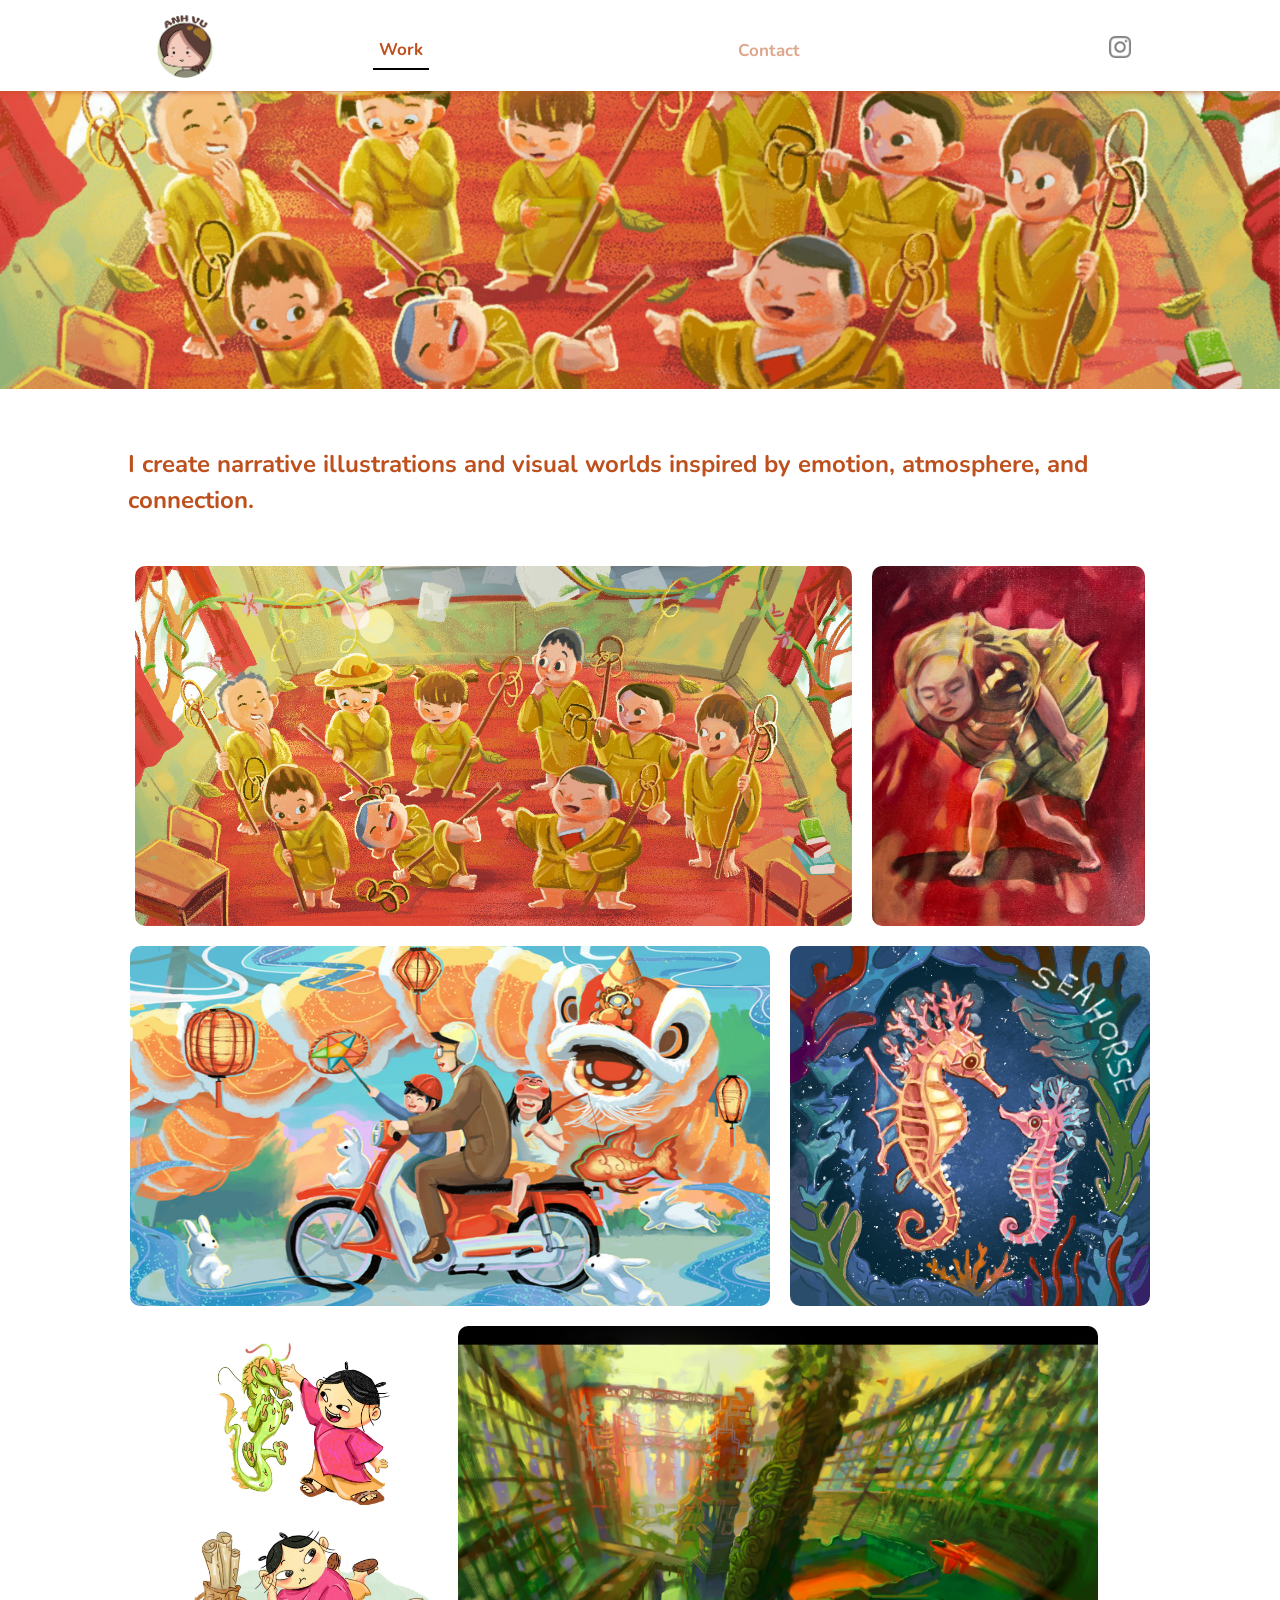
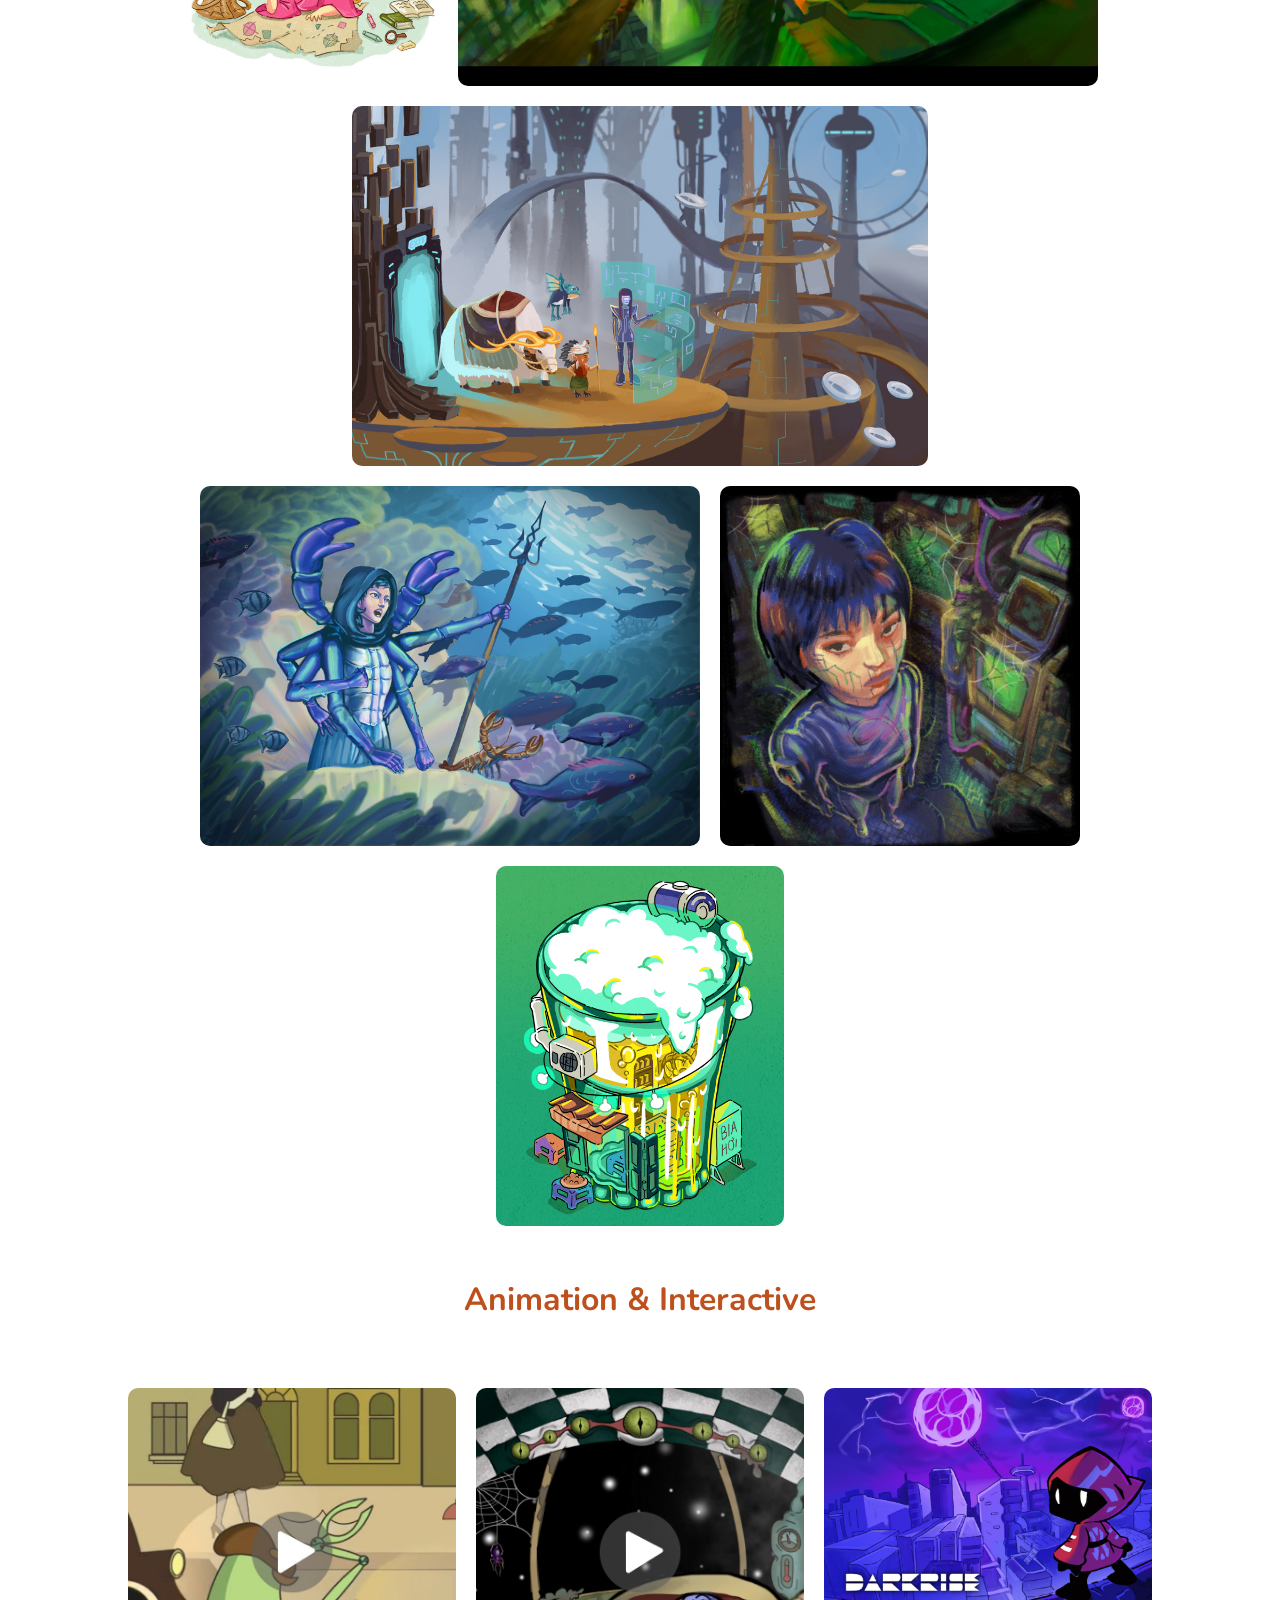
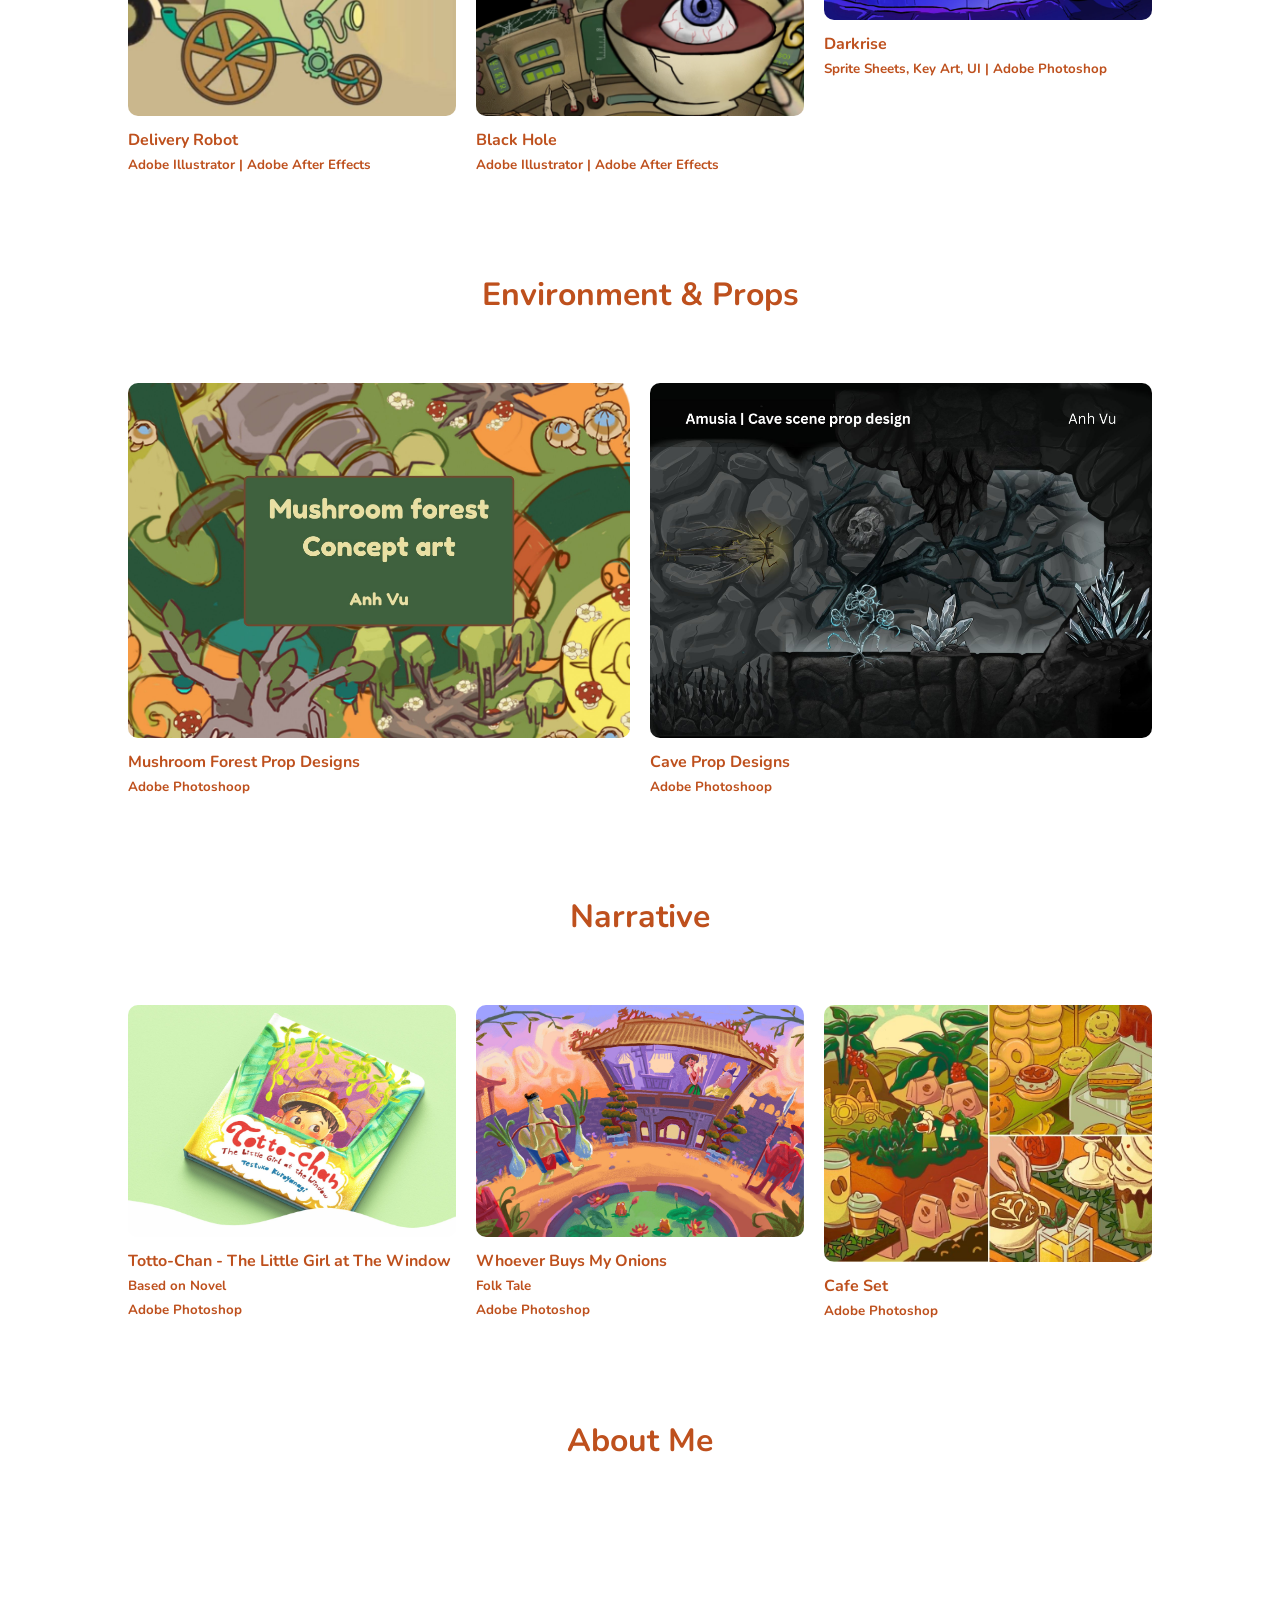
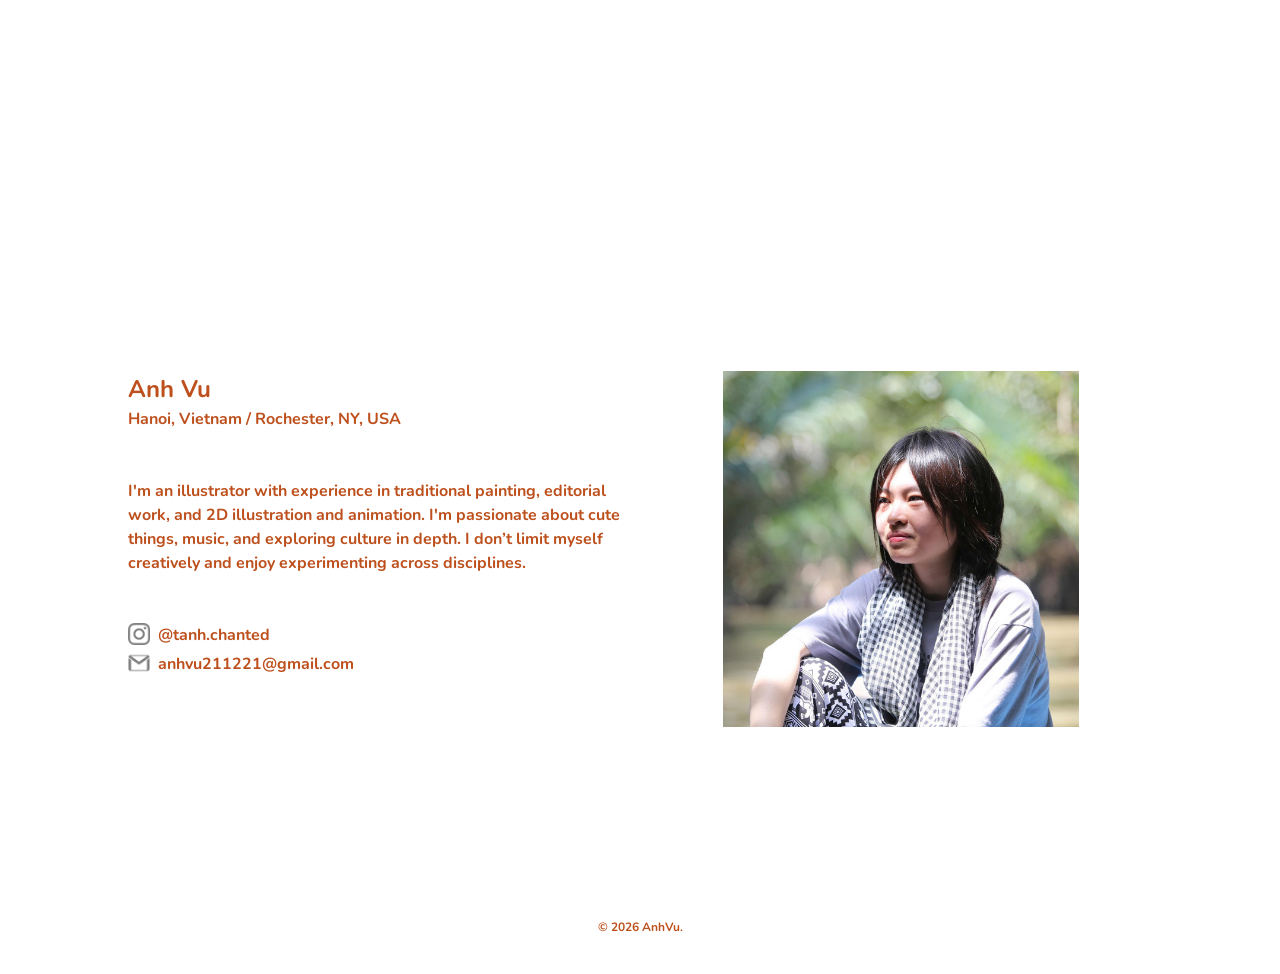
<file: index.html>
<!DOCTYPE html>
<html lang="en">
  <head>
    <meta charset="UTF-8">
    <meta name="viewport" content="width=device-width, initial-scale=1.0">
    <title>Anh Vu</title>
    <link rel="icon" type="image/x-icon" href="media/images/favicon-anhvu.png" sizes="16x16">
    <link rel="stylesheet" href="styles.css">
    <link rel="preconnect" href="https://fonts.googleapis.com">
    <link rel="preconnect" href="https://fonts.gstatic.com" crossorigin>
    <link href="https://fonts.googleapis.com/css2?family=Nunito:ital,wght@0,200..1000;1,200..1000&display=swap" rel="stylesheet">
    <script type="text/javascript" src="scripts.js"></script>
  </head>
  
<body>
  <header>
    <nav>
    <div class="nav">
      <div id="AnhVu"><img id="logo" src="media/images/logo-anhvu.png" width="63x" height="63px"></div>
      <a href="index.html" class="nav-text-active">Work</a><br>
      <a href="about.html" class="nav-text">Contact</a><br>
      <a href="https://www.instagram.com/tanh.chanted/" target="blank"><img src="media/images/instagram.png" width="22px"  alt="insta"></a>
    </div>
    <!-- <div class="nav1">
      <a href="index.html" class="nav-text-active">All</a><br>
      <a href="graphic.html" class="nav-text">Pakaging</a><br>
      <a href="art.html" class="nav-text">Art</a><br>
      <a href="narrative.html" class="nav-text">Narrative</a><br>
      <a href="editorial.html" class="nav-text">Editorial</a>
    </div> -->
  </nav>
</header>

      <div class="photo-noborder">
          <img src="media/images/children/banner.jpg" onclick="toggleFullscreen(this)" alt="">         
      </div>
    <!-- Gallery
 -->
    
  

<div class="project">
  <h2>I create narrative illustrations and visual worlds inspired by emotion, atmosphere, and connection.</h2><br><br>
    <!-- <h1>Work</h1><br> -->

   <div class="gallery2">
    <div class="row">
      <div class="photo-row">
          <img src="media/images/children/totto-chan.jpg" onclick="toggleFullscreen(this)" alt="">         
      </div>
      <div class="photo-row">
          <img src="media/images/feature/cocooned.jpg" onclick="toggleFullscreen(this)" alt="">         
      </div>
      <div class="photo-row">
          <img src="media/images/children/trung-thu.jpg" onclick="toggleFullscreen(this)" alt="">         
      </div>
      <div class="photo-row">
          <img src="media/images/children/seahorse.jpg" onclick="toggleFullscreen(this)" alt="">         
      </div>
      <div class="photo-row">
          <img src="media/images/children/ly.jpg" onclick="toggleFullscreen(this)" alt="">         
      </div>
      <!-- <div class="photo-row">
          <img src="media/images/children/ly-ExpressionSheet.jpg" onclick="toggleFullscreen(this)" alt="">         
      </div> -->
      <div class="photo-row">
          <img src="media/images/feature/dystopian colorful.jpg" onclick="toggleFullscreen(this)" alt="">         
      </div>
      <div class="photo-row">
          <img src="media/images/feature/futuristic.jpg" onclick="toggleFullscreen(this)" alt="">         
      </div>
      <div class="photo-row">
          <img src="media/images/children/crab1.jpg" onclick="toggleFullscreen(this)" alt="">         
      </div>
      <div class="photo-row">
          <img src="media/images/feature/dystopian.jpg" onclick="toggleFullscreen(this)" alt="">         
      </div>
      <div class="photo-row">
          <img src="media/images/feature/Bia Hanoi.jpg" onclick="toggleFullscreen(this)" alt="">         
      </div>
 

    </div>
    </div>
    </div>


<div class="project">
  <h1>Animation & Interactive</h1><br>
  <div class="container">
   <div class="gallery">
    <div class="column">
      <div class="photo">
      <a href="Robot.html" class="image">
        <img src="media/thumbs/robot.jpg"alt="">         
      </a>
    </div><figcaption>Delivery Robot<br><small>Adobe Illustrator | Adobe After Effects</small></figcaption>
  </div>

  <div class="column">
    <div class="photo">
      <a href="Blackhole.html" class="image">
        <img src="media/thumbs/blackhole.jpg"alt="">         
      </a>
    </div><figcaption>Black Hole<br><small>Adobe Illustrator | Adobe After Effects</small></figcaption>
  </div>
    <div class="column">
      <div class="photo">
      <a href="Darkrise.html" class="image">
        <img src="media/images/Darkrise/1.jpg"alt="">         
      </a>
    </div><figcaption>Darkrise<br><small>Sprite Sheets, Key Art, UI | Adobe Photoshop</small></figcaption>
  </div>

   </div>
  </div>
  </div>

  <div class="project">
  <h1>Environment & Props</h1><br>
  <div class="container">
   <div class="gallery">
    <div class="column">
      <div class="photo">
      <a href="Werewolf.html" class="image">
        <img src="media/images/Werewolf/1.jpg"alt="">         
      </a>
    </div><figcaption>Mushroom Forest Prop Designs<br><small>Adobe Photoshoop</small></figcaption>
  </div>

  <div class="column">
    <div class="photo">
      <a href="Amusia.html" class="image">
        <img src="media/images/Amusia/1.jpg"alt="">         
      </a>
    </div><figcaption>Cave Prop Designs<br><small>Adobe Photoshoop</small></figcaption>
  </div>
   </div>
  </div>
  </div>

    <div class="project">
  <h1>Narrative</h1><br>
  <div class="container">
   <div class="gallery">
    <div class="column">
      <div class="photo">
      <a href="Totto-chan.html" class="image">
        <img src="media/images/Totto-chan/7.jpg"alt="">         
      </a>
    </div><figcaption>Totto-Chan - The Little Girl at The Window<br><small>Based on Novel<br>Adobe Photoshop</small></figcaption>
  </div>

  <div class="column">
    <div class="photo">
      <a href="Onion.html" class="image">
        <img src="media/images/onion/12.jpg"alt="">         
      </a>
    </div><figcaption>Whoever Buys My Onions<br><small>Folk Tale<br>Adobe Photoshop</small></figcaption>
  </div>
    <div class="column">
      <div class="photo">
      <a href="Cafe.html" class="image">
        <img src="media/thumbs/cafe.jpg"alt="">         
      </a>
    </div><figcaption>Cafe Set<br><small>Adobe Photoshop</small></figcaption>
  </div>

   </div>
  </div>
  </div>

  <div class="project">
    <h1>About Me</h1><br>
    <iframe class="video" width="640px" 
  height="360px" class="project-video"
src="https://www.youtube.com/embed/i9626Jq-dRg" frameborder="0" allowfullscreen>
</iframe><br><br><br>
  </div>

  <div class="about">
  <div class="gallery">
   <div class="column">
    <div class="about-text">
      <h2>Anh Vu</h2>
      <h4>Hanoi, Vietnam / Rochester, NY, USA<br><br><br>
        
        I'm an illustrator with experience in traditional painting, editorial work, and 2D illustration and animation. 
        I'm passionate about cute things, music, and exploring culture in depth. I don’t limit myself creatively and enjoy experimenting across disciplines. 
       </h4><br><br>
      <div class="social">
       <a href="https://www.instagram.com/tanh.chanted/" target="blank"><img src="media/images/instagram.png" style="margin-right: 8px;" width="22px"  alt="insta"></a><h4>@tanh.chanted</h4><br>
      </div>
      <div class="social">
       <a href="mailto:anhvu211221@gmail.com" target="blank"><img src="media/images/gmail.png"  style="margin-right: 8px;" width="22px"  alt="gmail"></a><h4>anhvu211221@gmail.com</h4><br><br>
      </div>
    </div>
  </div>

           <div class="column">
       <div class="photo">
           <img src="media/images/profile.jpg" width=70%; height="70%" alt="profile image">         
       </div>
       
      </div>
    </div>
  </div>

  <footer>
    <div id="copyright">
    &copy; 2026 AnhVu.
    </div>
  </footer> 
  </body>
  </html>
</file>
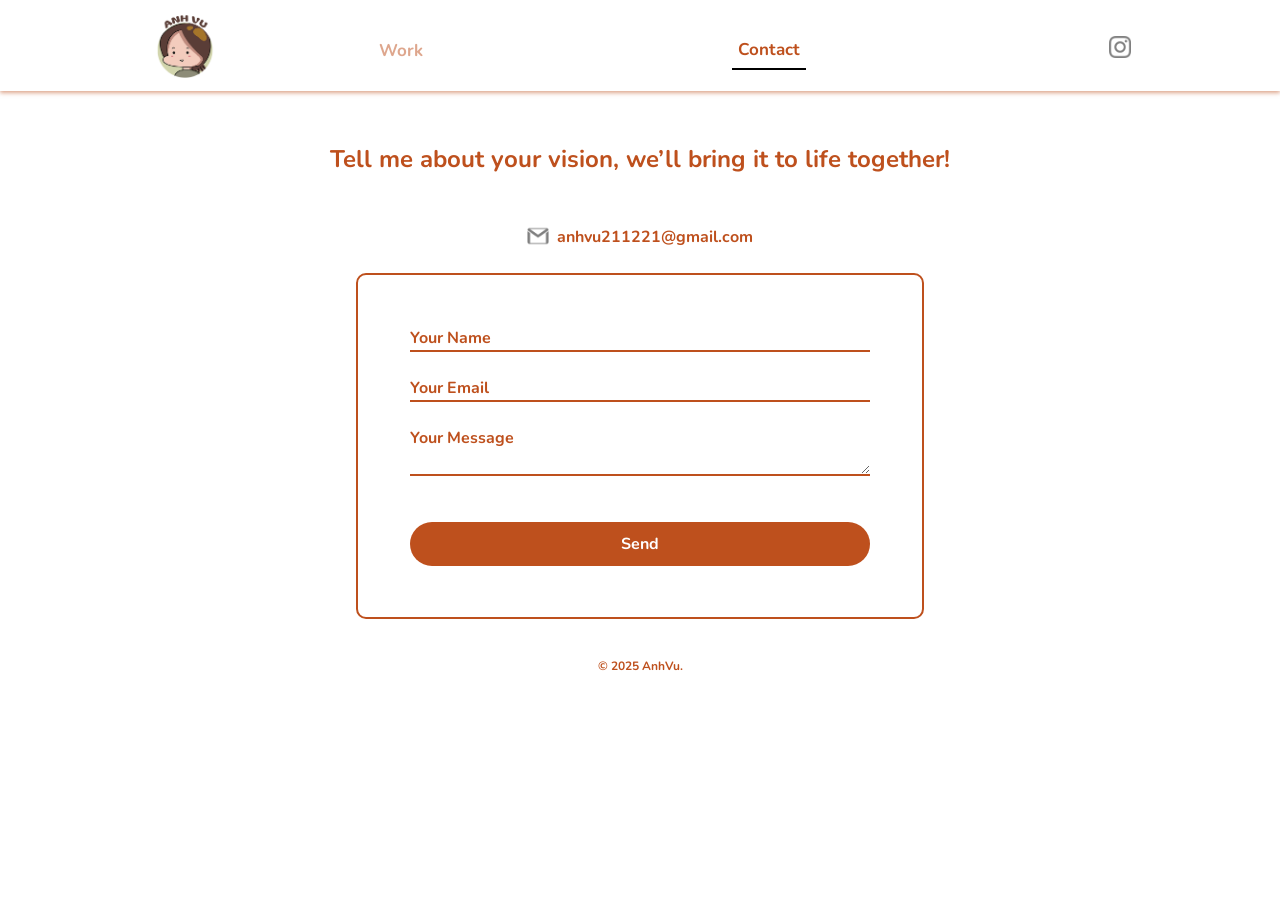
<file: about.html>
<!DOCTYPE html>
<html lang="en">
<head>
  <meta charset="UTF-8">
  <meta name="viewport" content="width=device-width, initial-scale=1.0">
  <title>Anh Vu</title>
  <link rel="icon" type="image/x-icon" href="media/images/favicon-anhvu.png" sizes="16x16">
  <link rel="stylesheet" href="styles.css">
  <link rel="preconnect" href="https://fonts.googleapis.com">
  <link rel="preconnect" href="https://fonts.gstatic.com" crossorigin>
  <link href="https://fonts.googleapis.com/css2?family=Nunito:ital,wght@0,200..1000;1,200..1000&display=swap" rel="stylesheet">
  <script type="text/javascript" src="scripts.js"></script>
</head>

<body>
  <header>
    <nav>
    <div class="nav">
      <div id="AnhVu"><img id="logo" src="media/images/logo-anhvu.png" width="63x" height="63px"></div>
      <a href="index.html" class="nav-text">Work</a><br>
      <a href="about.html" class="nav-text-active">Contact</a><br>
      <a href="https://www.instagram.com/tanh.chanted/" target="blank"><img src="media/images/instagram.png" width="22px"  alt="insta"></a>
    </div>
  </nav>
</header>

<div class="project">
    <h2>Tell me about your vision, we’ll bring it to life together!</h2><br><br>
          <div class="social">
       <a href="mailto:anhvu211221@gmail.com" target="blank"><img src="media/images/gmail.png"  style="margin-right: 8px;" width="22px"  alt="gmail"></a><h4>anhvu211221@gmail.com</h4><br><br>
      </div>
        <div id="contact-form">
    <form action="https://formsubmit.co/anhvu211221@gmail.com" method="POST"> 
      <input type="text" class="box" placeholder="Your Name" id="name" name="name" required><br><br> 
      <input type="email" class="box" placeholder="Your Email" id="email" name="email" required><br><br> 
      <textarea id="message" class="box" placeholder="Your Message" name="message" required></textarea><br><br> 
      <input type="submit" class="box" value="Send"> 
    </form></div>
  </div>


<footer>
  <div id="copyright">
  &copy; 2025 AnhVu.
  </div>
</footer> 
</body>
</html>
</file>
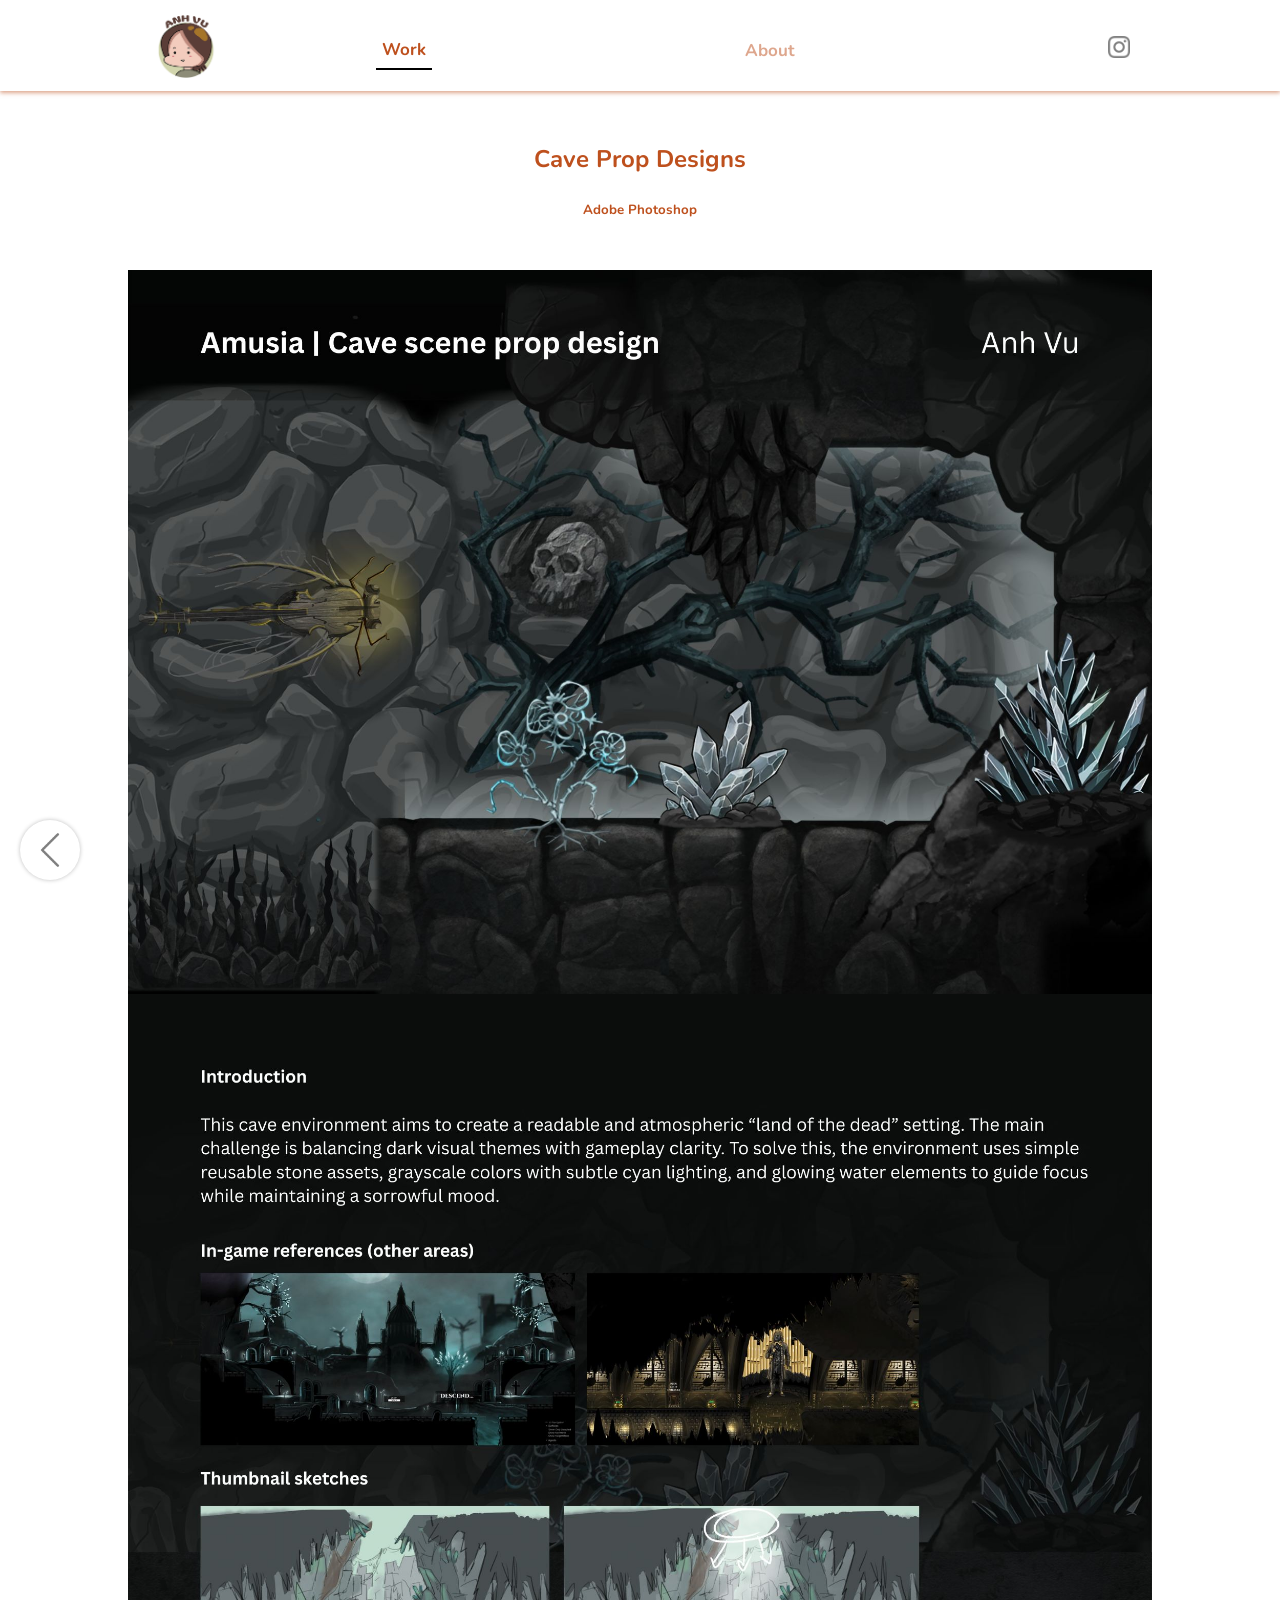
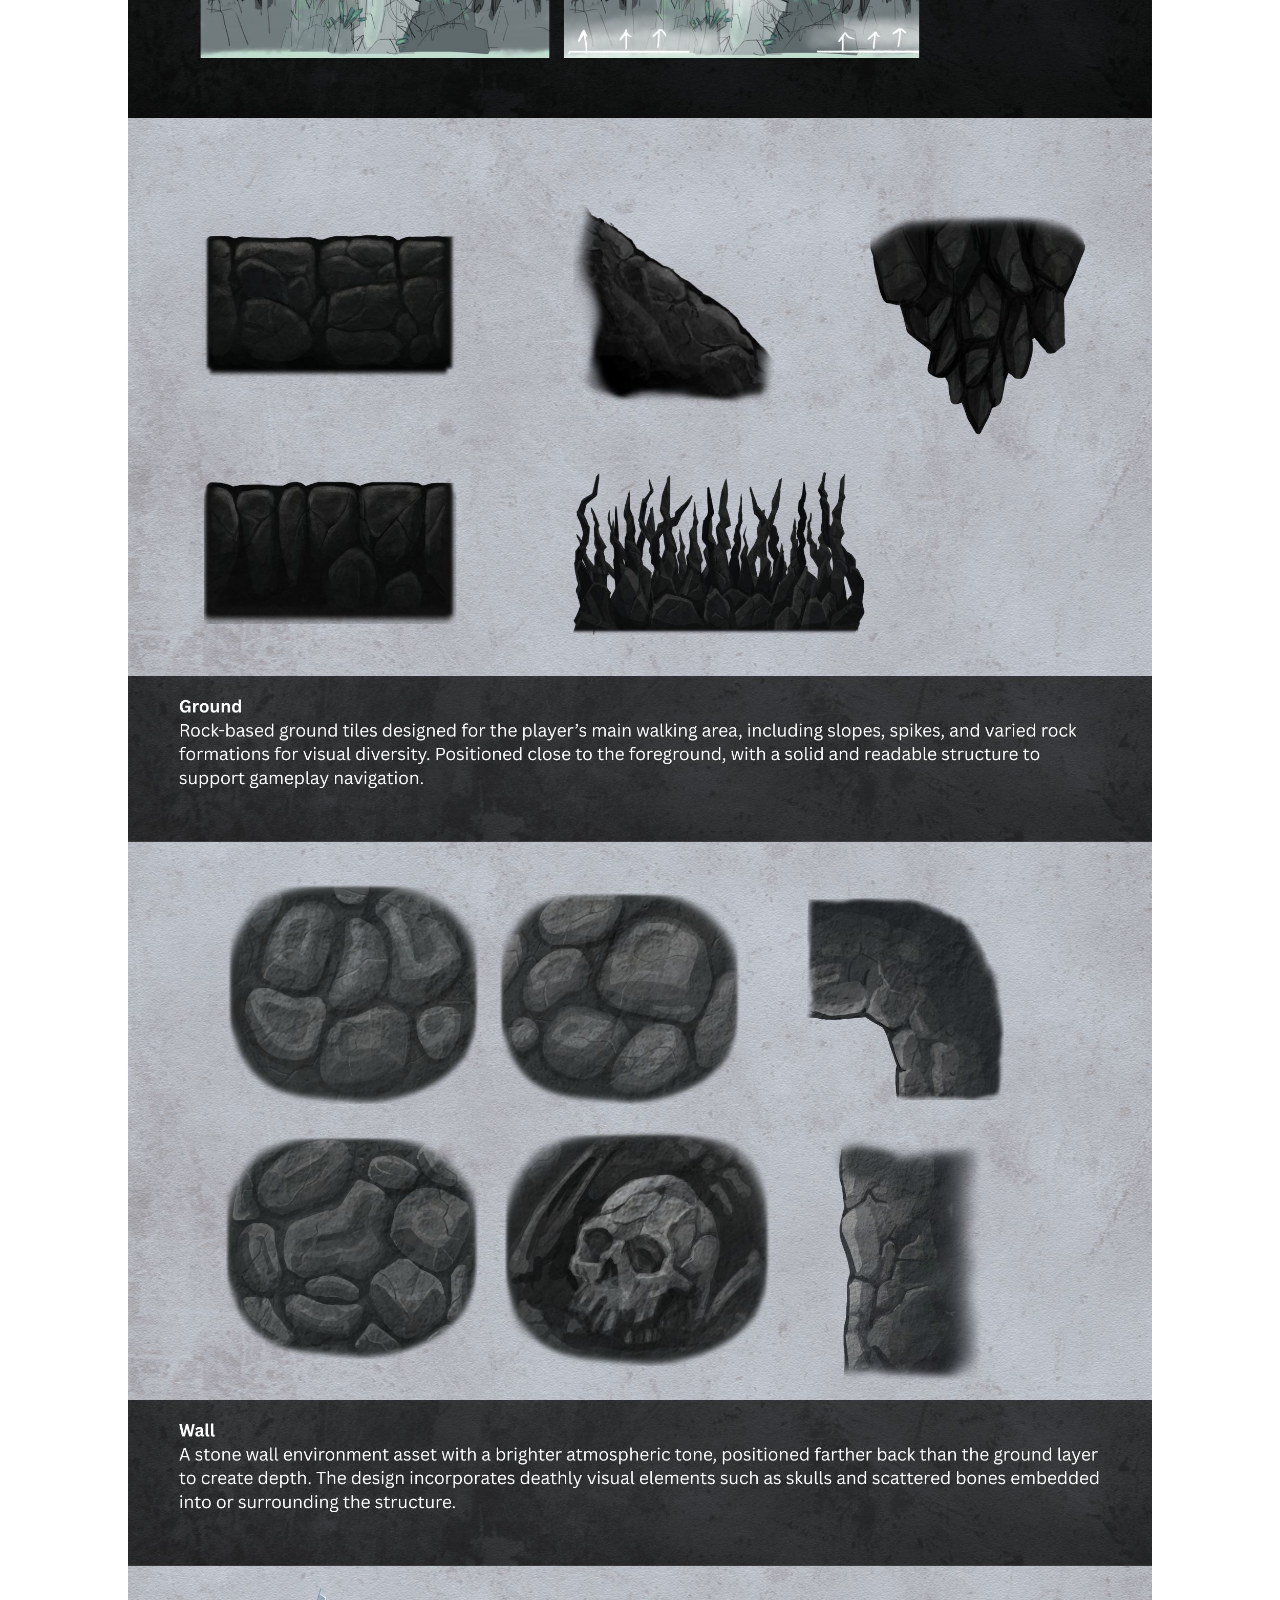
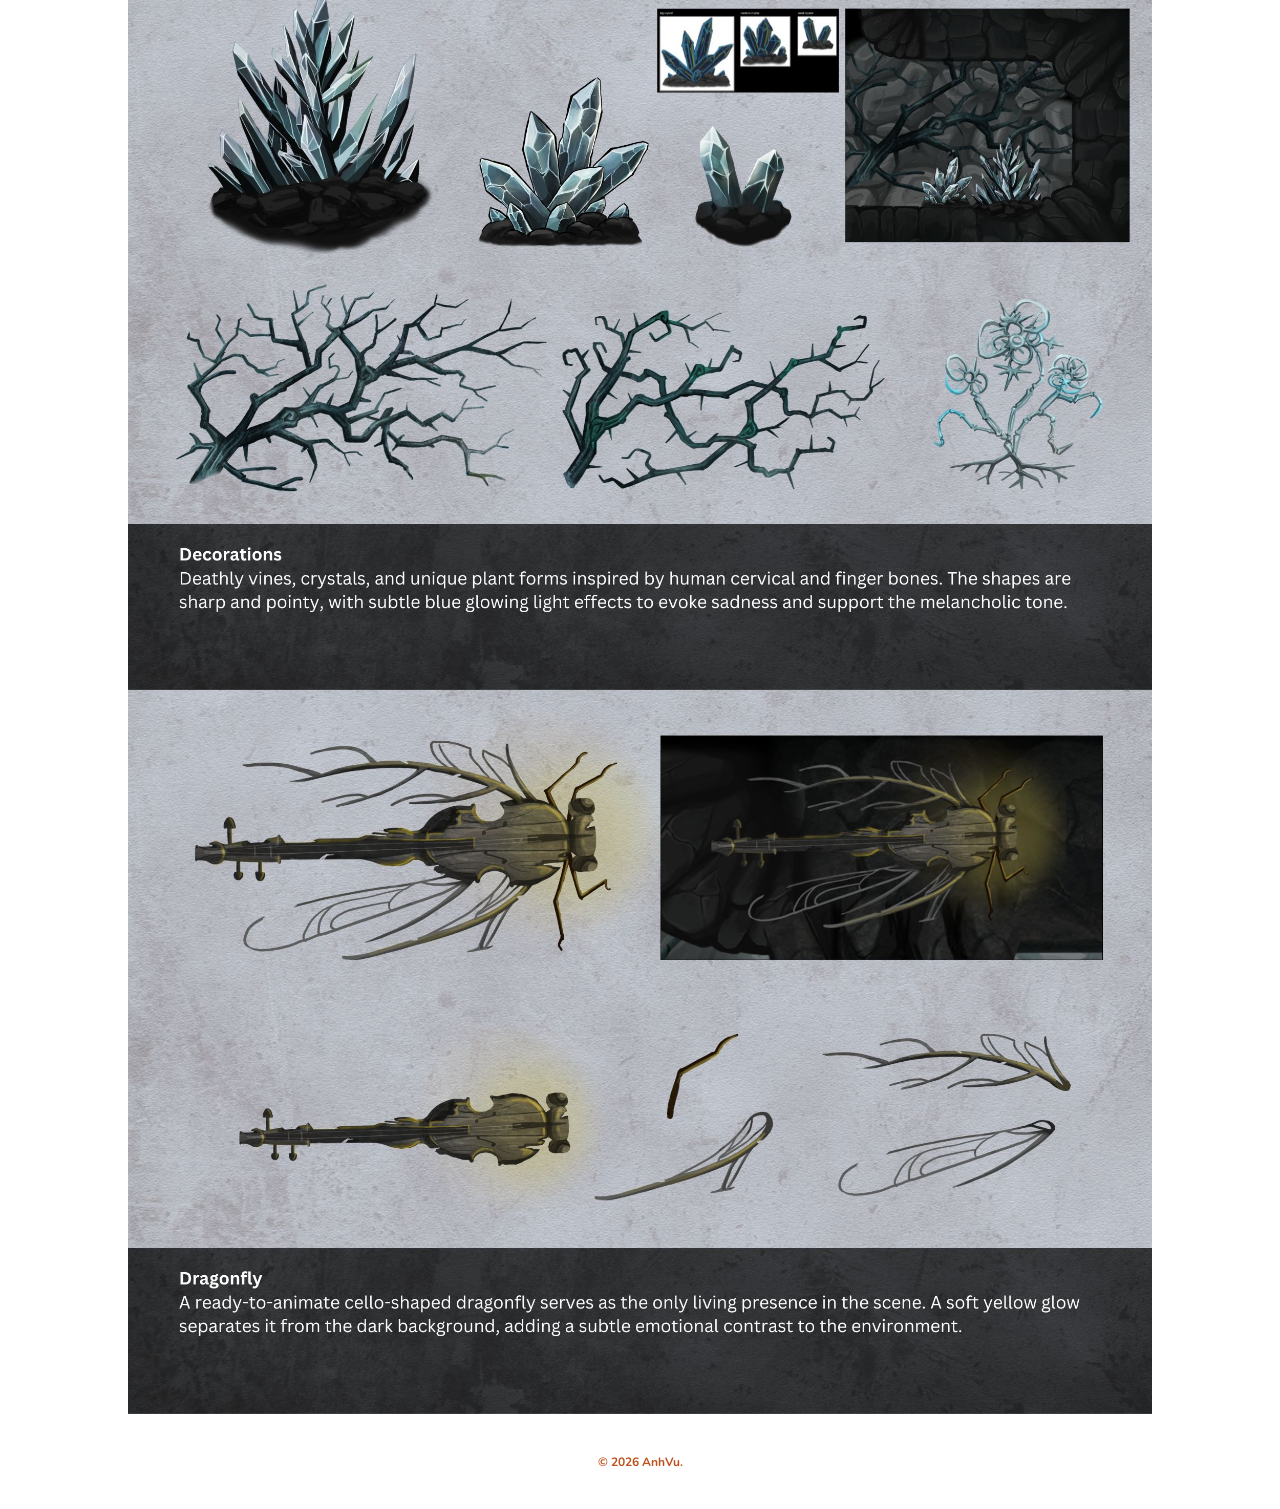
<file: Amusia.html>
<!DOCTYPE html>
<html lang="en">
  <head>
    <meta charset="UTF-8">
    <meta name="viewport" content="width=device-width, initial-scale=1.0">
    <title>Anh Vu</title>
    <link rel="icon" type="image/x-icon" href="media/images/favicon-anhvu.png" sizes="16x16">
    <link rel="stylesheet" href="styles.css">
    <link rel="preconnect" href="https://fonts.googleapis.com">
    <link rel="preconnect" href="https://fonts.gstatic.com" crossorigin>
    <link href="https://fonts.googleapis.com/css2?family=Nunito:ital,wght@0,200..1000;1,200..1000&display=swap" rel="stylesheet">
    <script type="text/javascript" src="scripts.js"></script>
  </head>
  
<body>
  <header>
    <nav>
    <div class="nav">
      <div id="AnhVu"><img id="logo" src="media/images/logo-anhvu.png" width="63x" height="63px"></div>
      <a href="index.html" class="nav-text-active">Work</a><br>
      <a href="about.html" class="nav-text">About</a><br>
      <a href="https://www.instagram.com/tanh.chanted/" target="blank"><img src="media/images/instagram.png" width="22px"  alt="insta"></a>
    </div>
  </nav>
  <button class="back-button" onclick="history.back()"><img id="logo" src="media/images/left.png" width="40x" height="40px"></button>
</header>

    <!-- Gallery
 -->
    

   <div class="project">
  <h2 id="robot">Cave Prop Designs</h2><br><small>Adobe Photoshop</small>
  
</div>

<div class="project">
  <img class="project-image" src="media/images/Amusia/1.jpg" alt="">
  <img class="project-image" src="media/images/Amusia/2.jpg" alt="">
  <img class="project-image" src="media/images/Amusia/3.jpg" alt="">
  <img class="project-image" src="media/images/Amusia/4.jpg" alt="">
  <img class="project-image" src="media/images/Amusia/5.jpg" alt="">
  <img class="project-image" src="media/images/Amusia/6.jpg" alt="">

</div>



   </div>

  </div>
 </div>

<footer>
  <div id="copyright">
  &copy; 2026 AnhVu.
  </div>
</footer> 
</body>
</html>
</file>
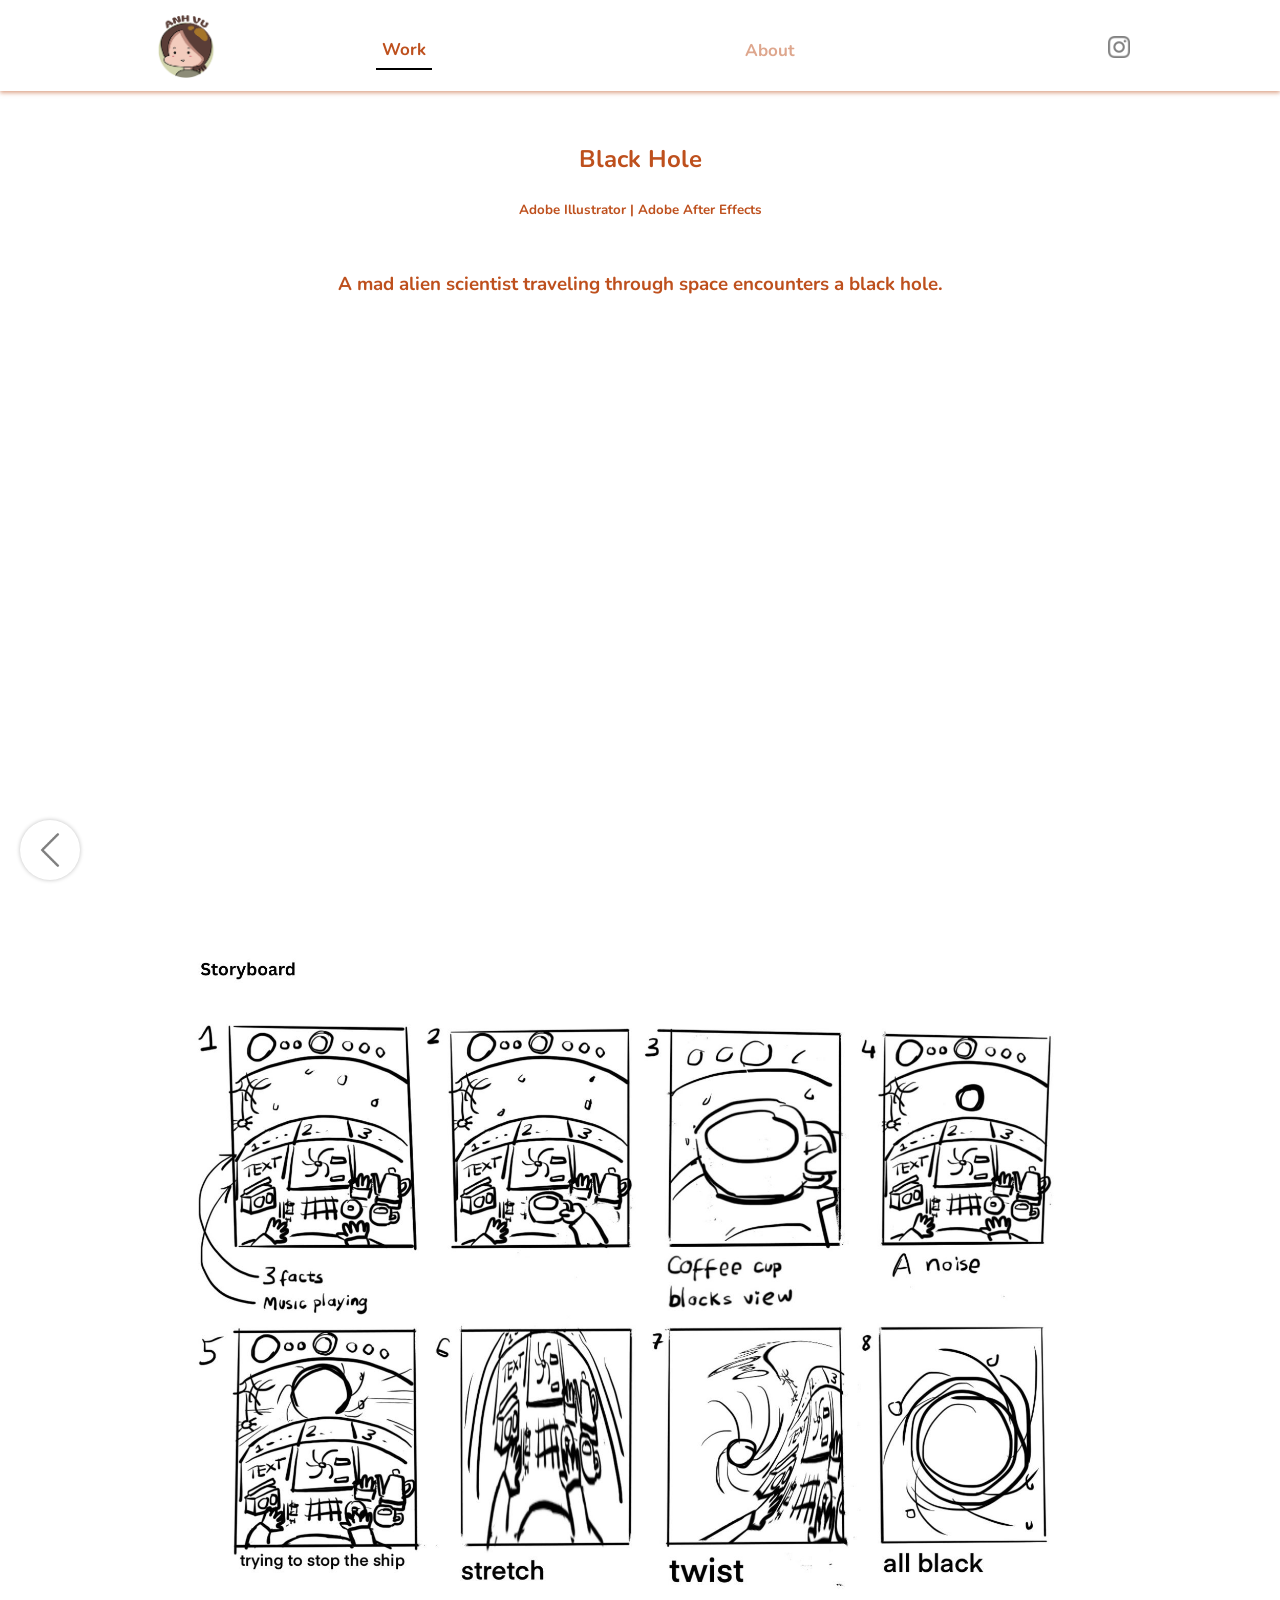
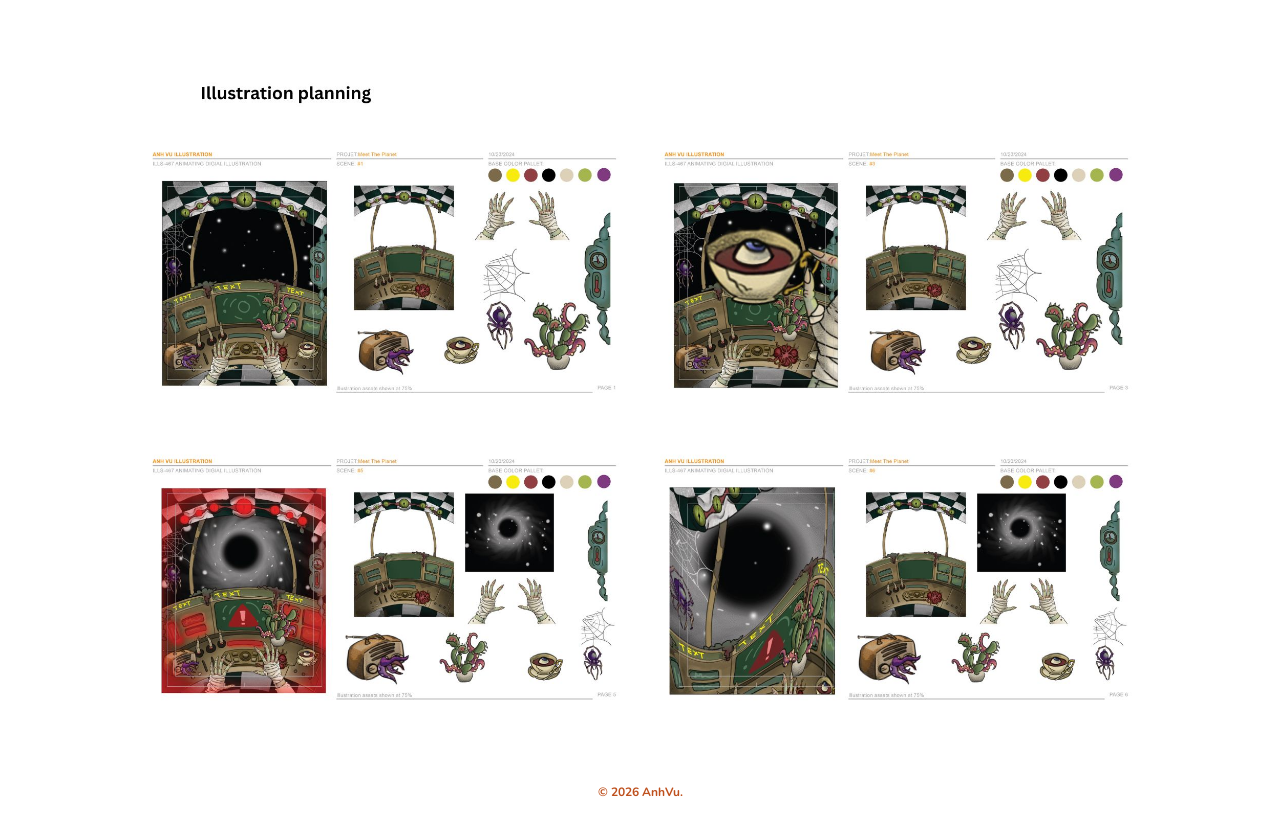
<file: Blackhole.html>
<!DOCTYPE html>
<html lang="en">
  <head>
    <meta charset="UTF-8">
    <meta name="viewport" content="width=device-width, initial-scale=1.0">
    <title>Anh Vu</title>
    <link rel="icon" type="image/x-icon" href="media/images/favicon-anhvu.png" sizes="16x16">
    <link rel="stylesheet" href="styles.css">
    <link rel="preconnect" href="https://fonts.googleapis.com">
    <link rel="preconnect" href="https://fonts.gstatic.com" crossorigin>
    <link href="https://fonts.googleapis.com/css2?family=Nunito:ital,wght@0,200..1000;1,200..1000&display=swap" rel="stylesheet">
    <script type="text/javascript" src="scripts.js"></script>
  </head>
  
<body>
  <header>
    <nav>
    <div class="nav">
      <div id="AnhVu"><img id="logo" src="media/images/logo-anhvu.png" width="63x" height="63px"></div>
      <a href="index.html" class="nav-text-active">Work</a><br>
      <a href="about.html" class="nav-text">About</a><br>
      <a href="https://www.instagram.com/tanh.chanted/" target="blank"><img src="media/images/instagram.png" width="22px"  alt="insta"></a>
    </div>
  </nav>
  <button class="back-button" onclick="history.back()"><img id="logo" src="media/images/left.png" width="40x" height="40px"></button>
</header>

    <!-- Gallery
 -->
    

   <div class="project">
  <h2 id="robot">Black Hole</h2><br><small>Adobe Illustrator | Adobe After Effects</small>
  
</div>
 
   <div class="project">
    <h3>A mad alien scientist traveling through space encounters a black hole.</h3><br><br>
  <iframe class="video" width="400px" 
  height="500px" class="project-video"
src="https://www.youtube.com/embed/PvIXPB5LkvI" frameborder="0" allowfullscreen>
</iframe>
</div>

<div class="project">
  <img class="project-image" src="media/images/Animation/3.jpg" alt="">
  <img class="project-image" src="media/images/Animation/4.jpg" alt="">
</div>



   </div>

  </div>
 </div>

<footer>
  <div id="copyright">
  &copy; 2026 AnhVu.
  </div>
</footer> 
</body>
</html>
</file>
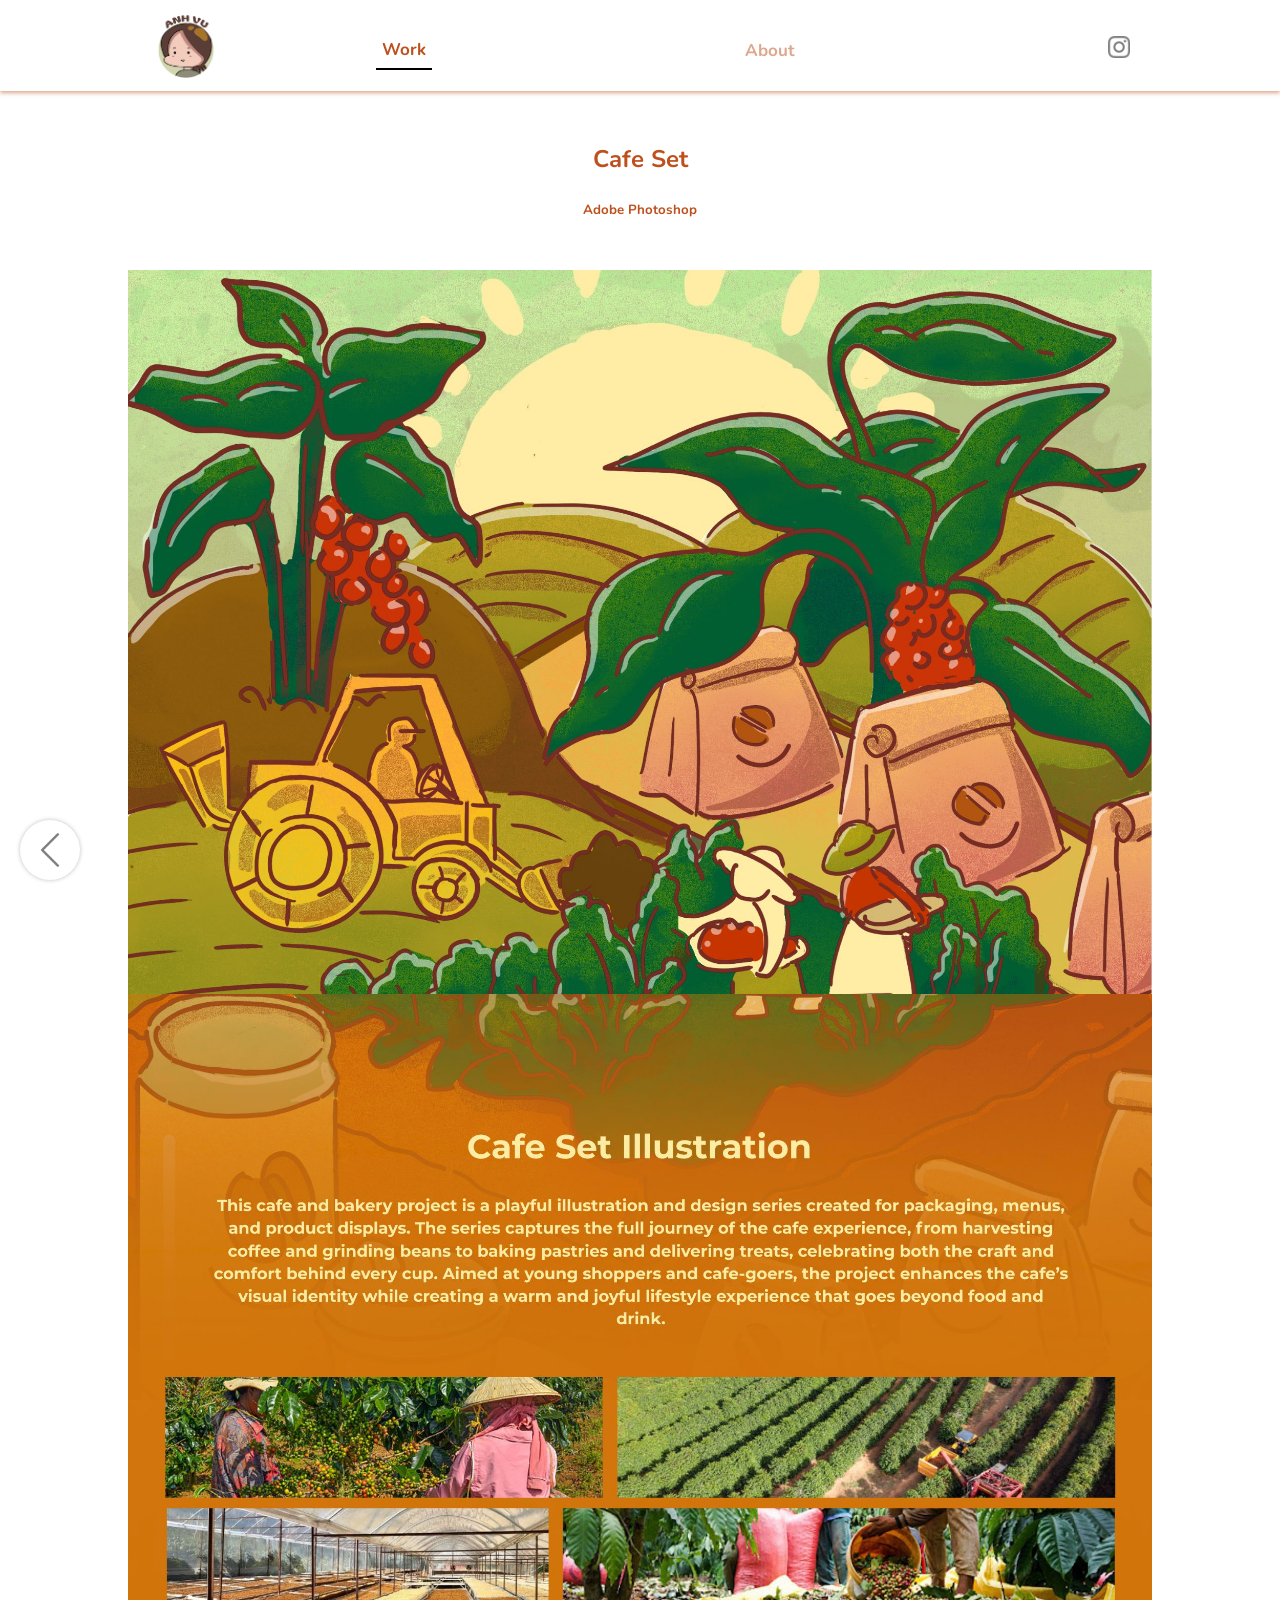
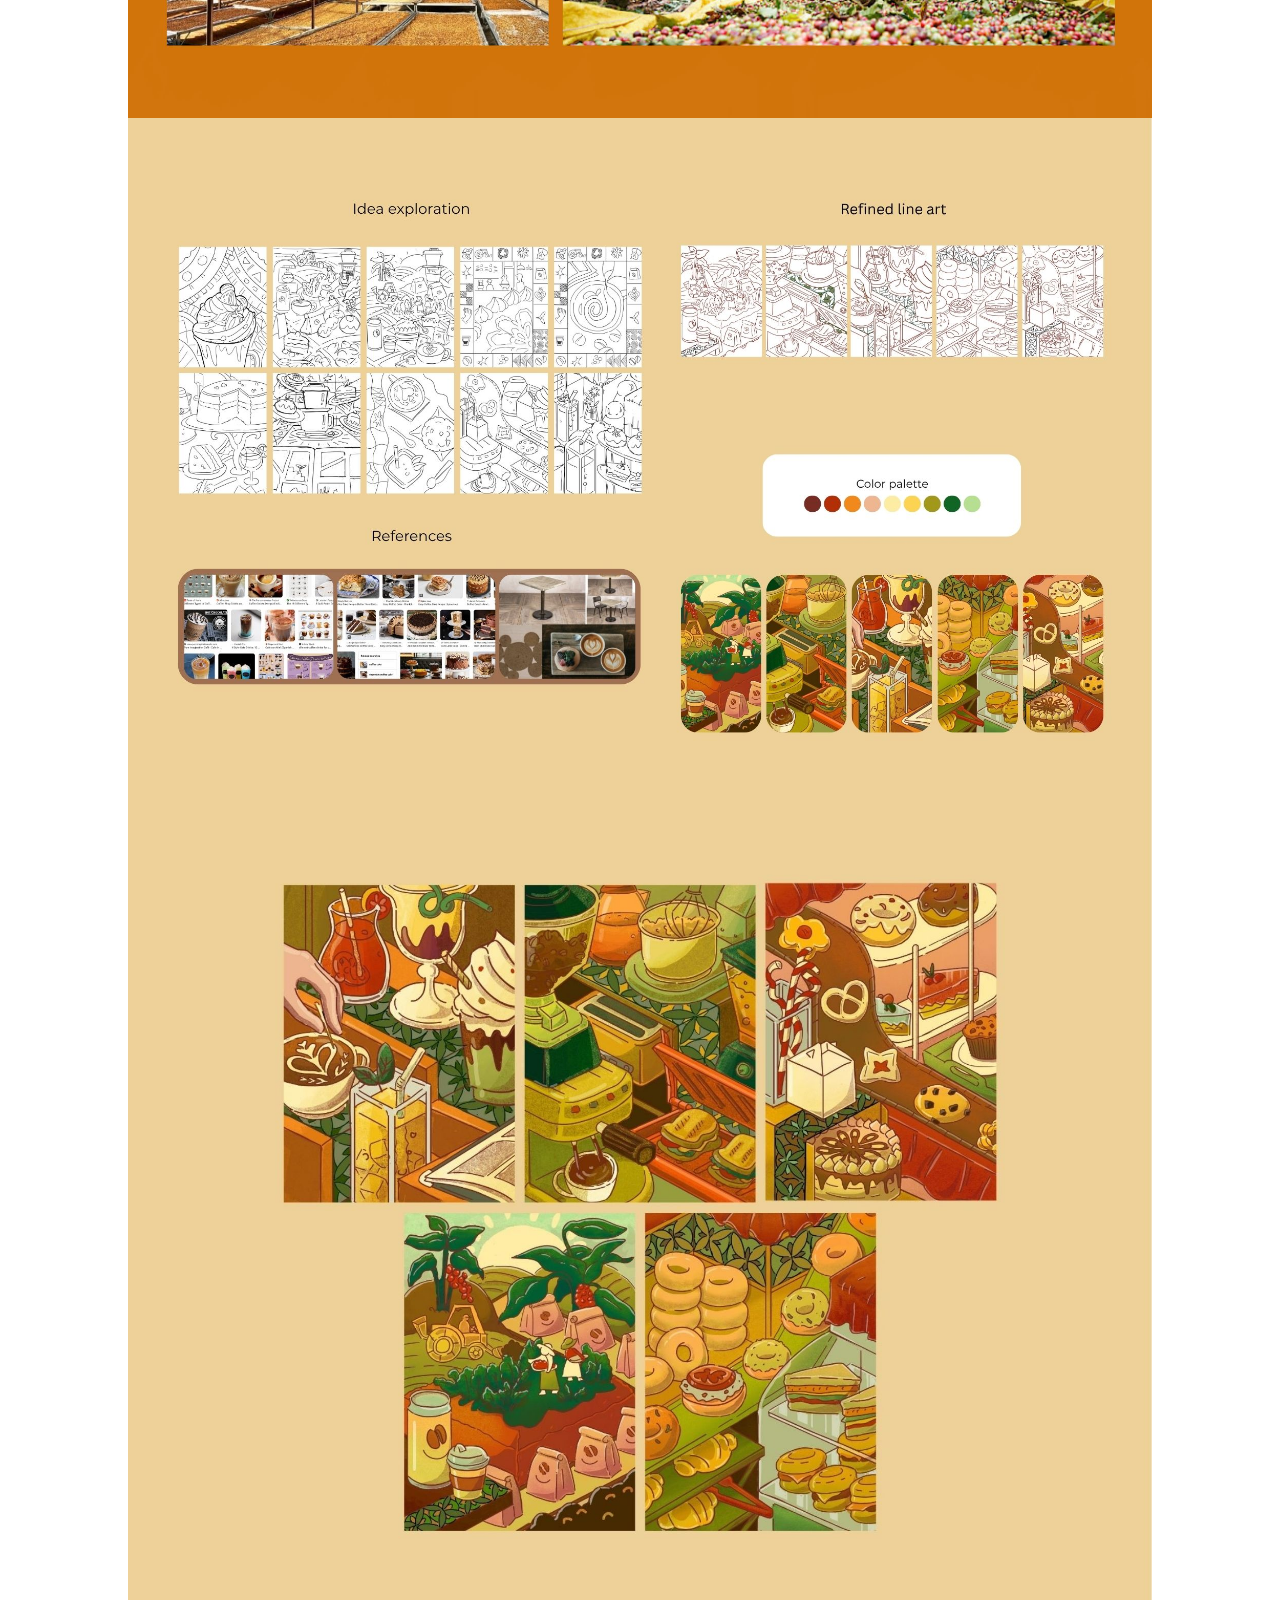
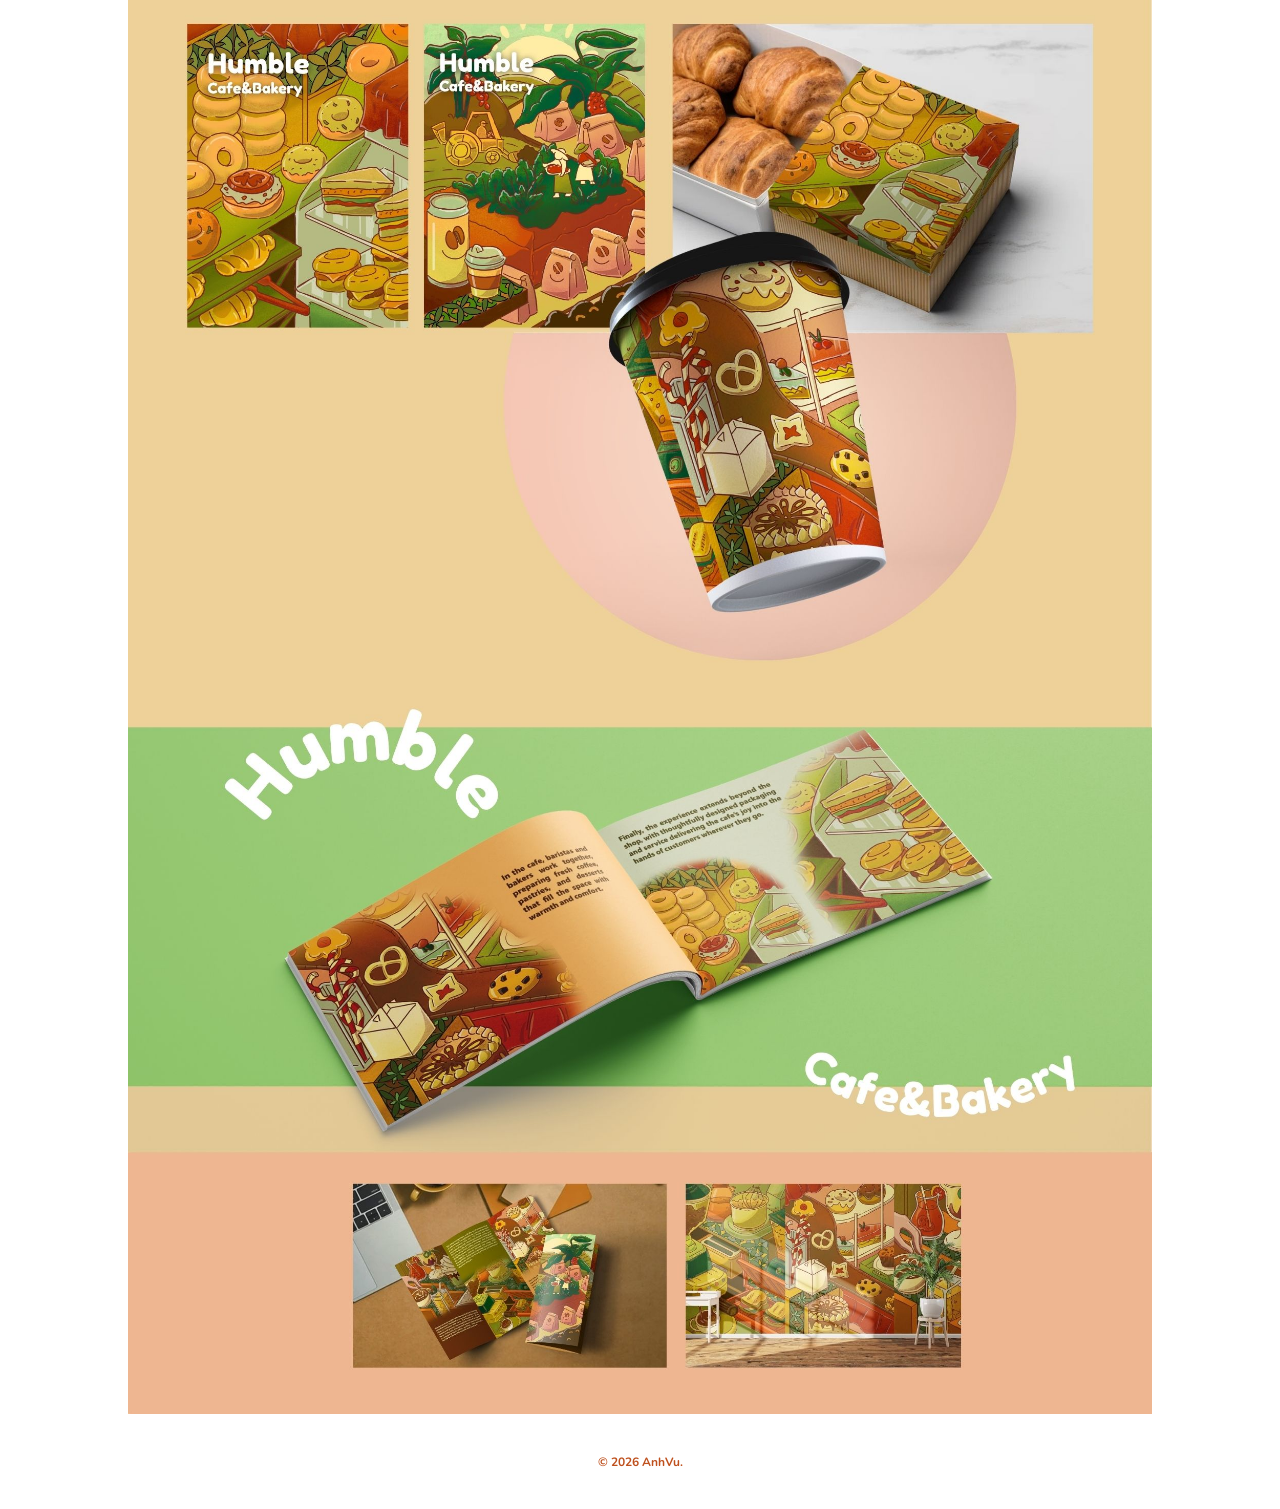
<file: Cafe.html>
<!DOCTYPE html>
<html lang="en">
  <head>
    <meta charset="UTF-8">
    <meta name="viewport" content="width=device-width, initial-scale=1.0">
    <title>Anh Vu</title>
    <link rel="icon" type="image/x-icon" href="media/images/favicon-anhvu.png" sizes="16x16">
    <link rel="stylesheet" href="styles.css">
    <link rel="preconnect" href="https://fonts.googleapis.com">
    <link rel="preconnect" href="https://fonts.gstatic.com" crossorigin>
    <link href="https://fonts.googleapis.com/css2?family=Nunito:ital,wght@0,200..1000;1,200..1000&display=swap" rel="stylesheet">
    <script type="text/javascript" src="scripts.js"></script>
  </head>
  
<body>
  <header>
    <nav>
    <div class="nav">
      <div id="AnhVu"><img id="logo" src="media/images/logo-anhvu.png" width="63x" height="63px"></div>
      <a href="index.html" class="nav-text-active">Work</a><br>
      <a href="about.html" class="nav-text">About</a><br>
      <a href="https://www.instagram.com/tanh.chanted/" target="blank"><img src="media/images/instagram.png" width="22px"  alt="insta"></a>
    </div>
  </nav>
  <button class="back-button" onclick="history.back()"><img id="logo" src="media/images/left.png" width="40x" height="40px"></button>
</header>

    <!-- Gallery
 -->
    

   <div class="project">
  <h2 id="robot">Cafe Set</h2><br><small>Adobe Photoshop</small>
  
</div>

<div class="project">
  <img class="project-image" src="media/images/cafe/1.jpg" alt="">
  <img class="project-image" src="media/images/cafe/2.jpg" alt="">
  <img class="project-image" src="media/images/cafe/3.jpg" alt="">
  <img class="project-image" src="media/images/cafe/6.jpg" alt="">
  <img class="project-image" src="media/images/cafe/4.jpg" alt="">
  <img class="project-image" src="media/images/cafe/5.jpg" alt="">


</div>



   </div>

  </div>
 </div>

<footer>
  <div id="copyright">
  &copy; 2026 AnhVu.
  </div>
</footer> 
</body>
</html>
</file>
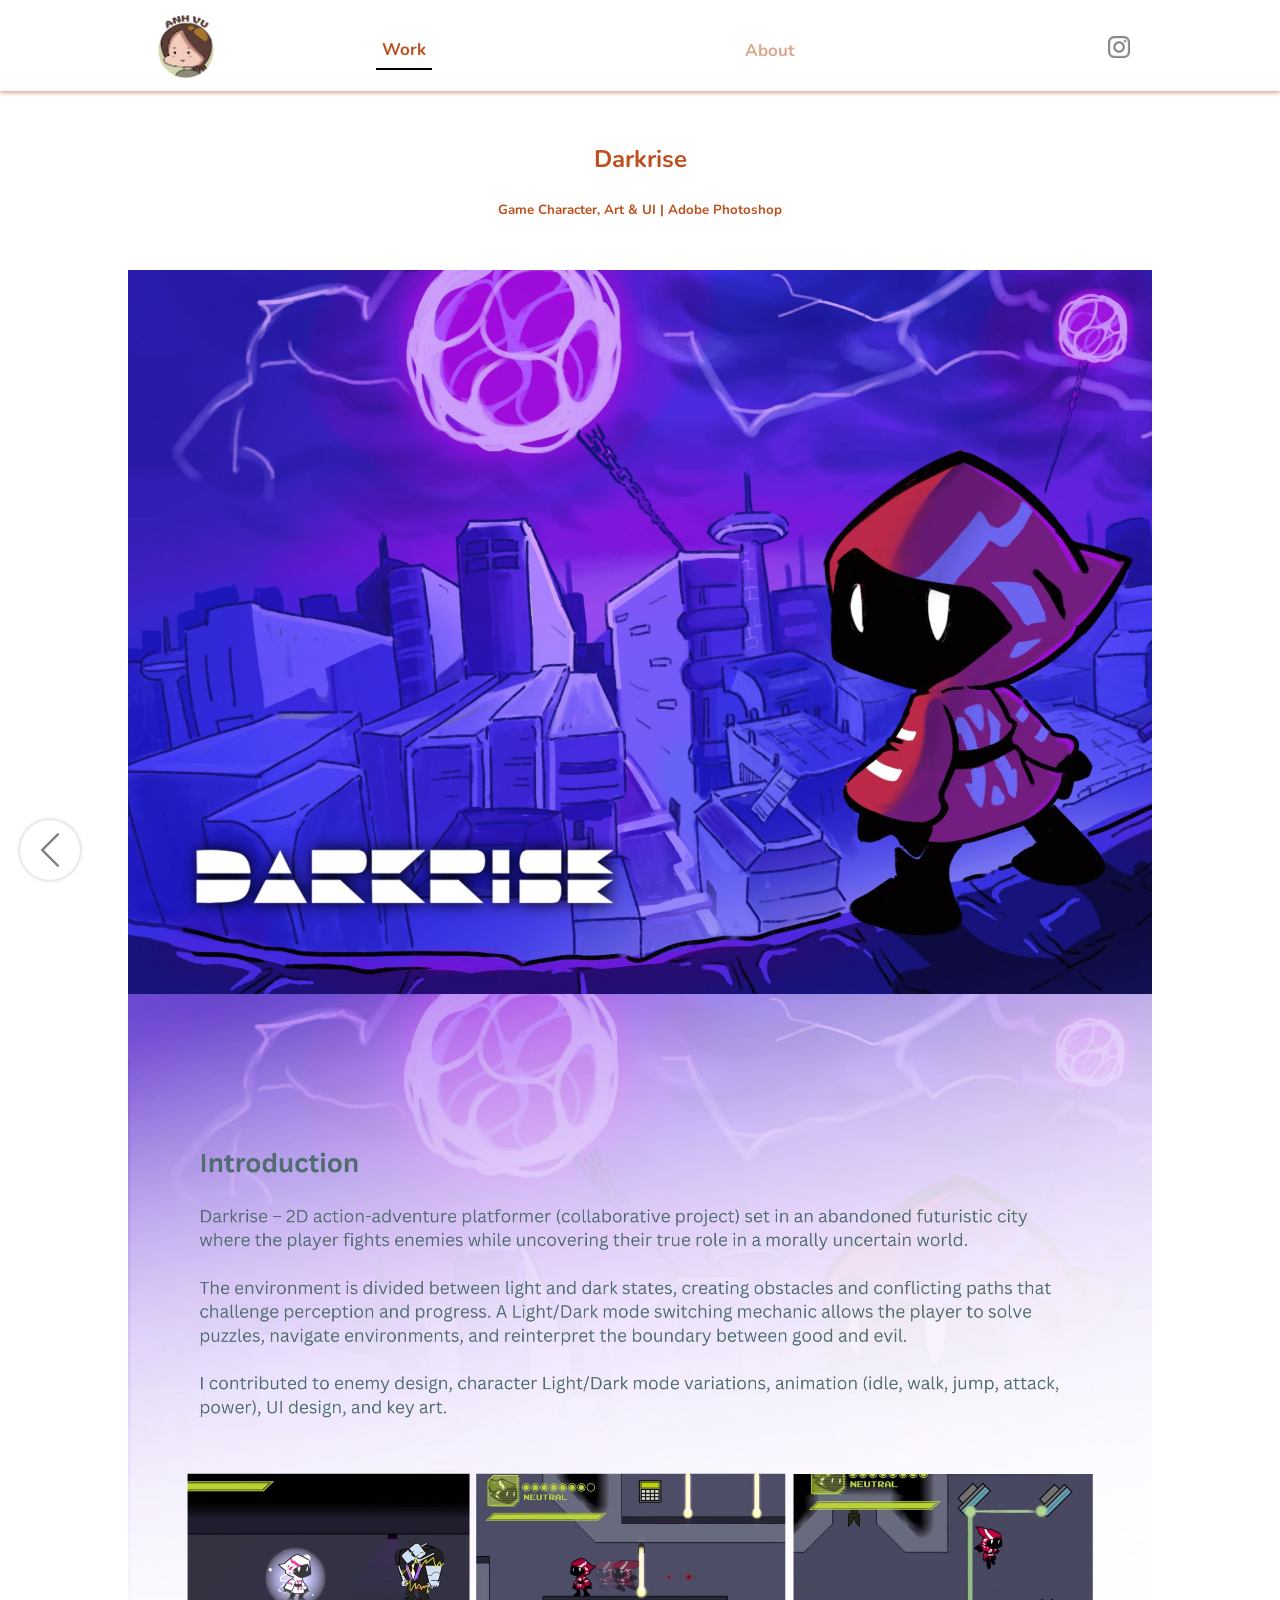
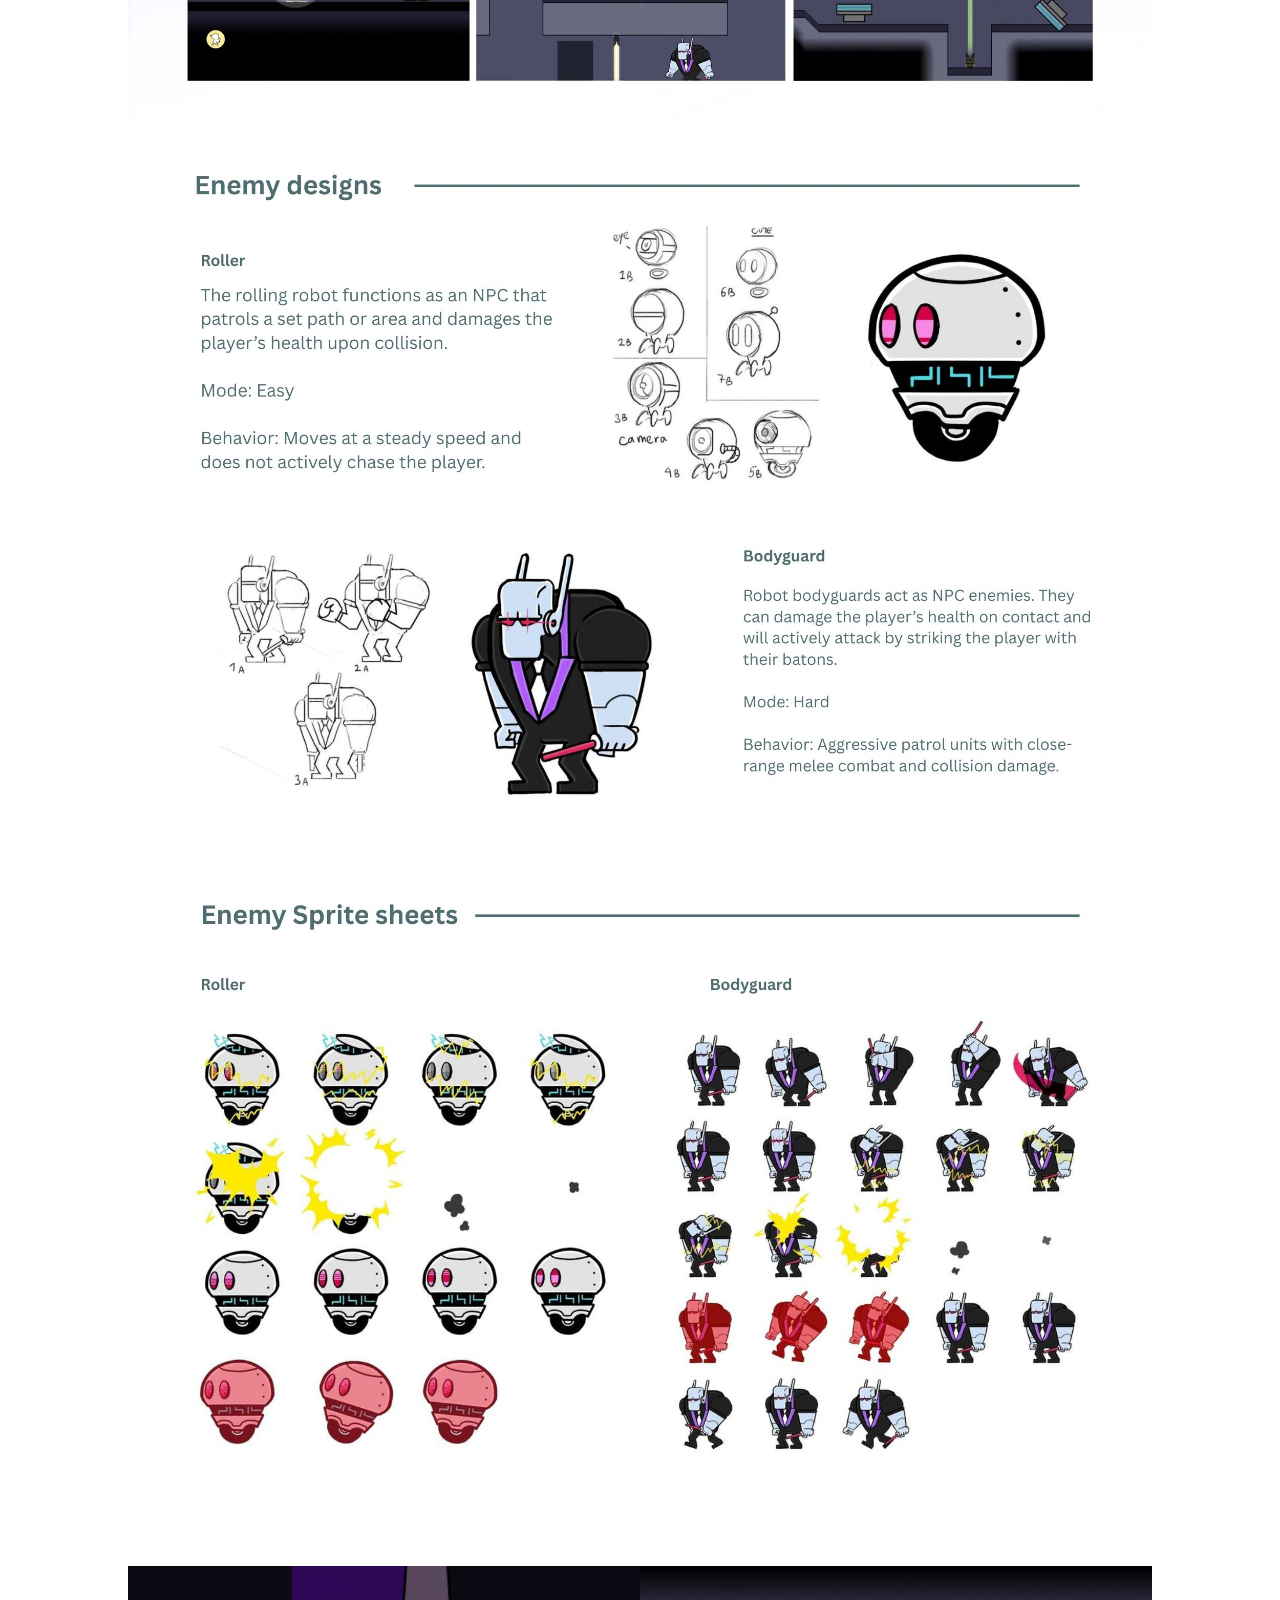
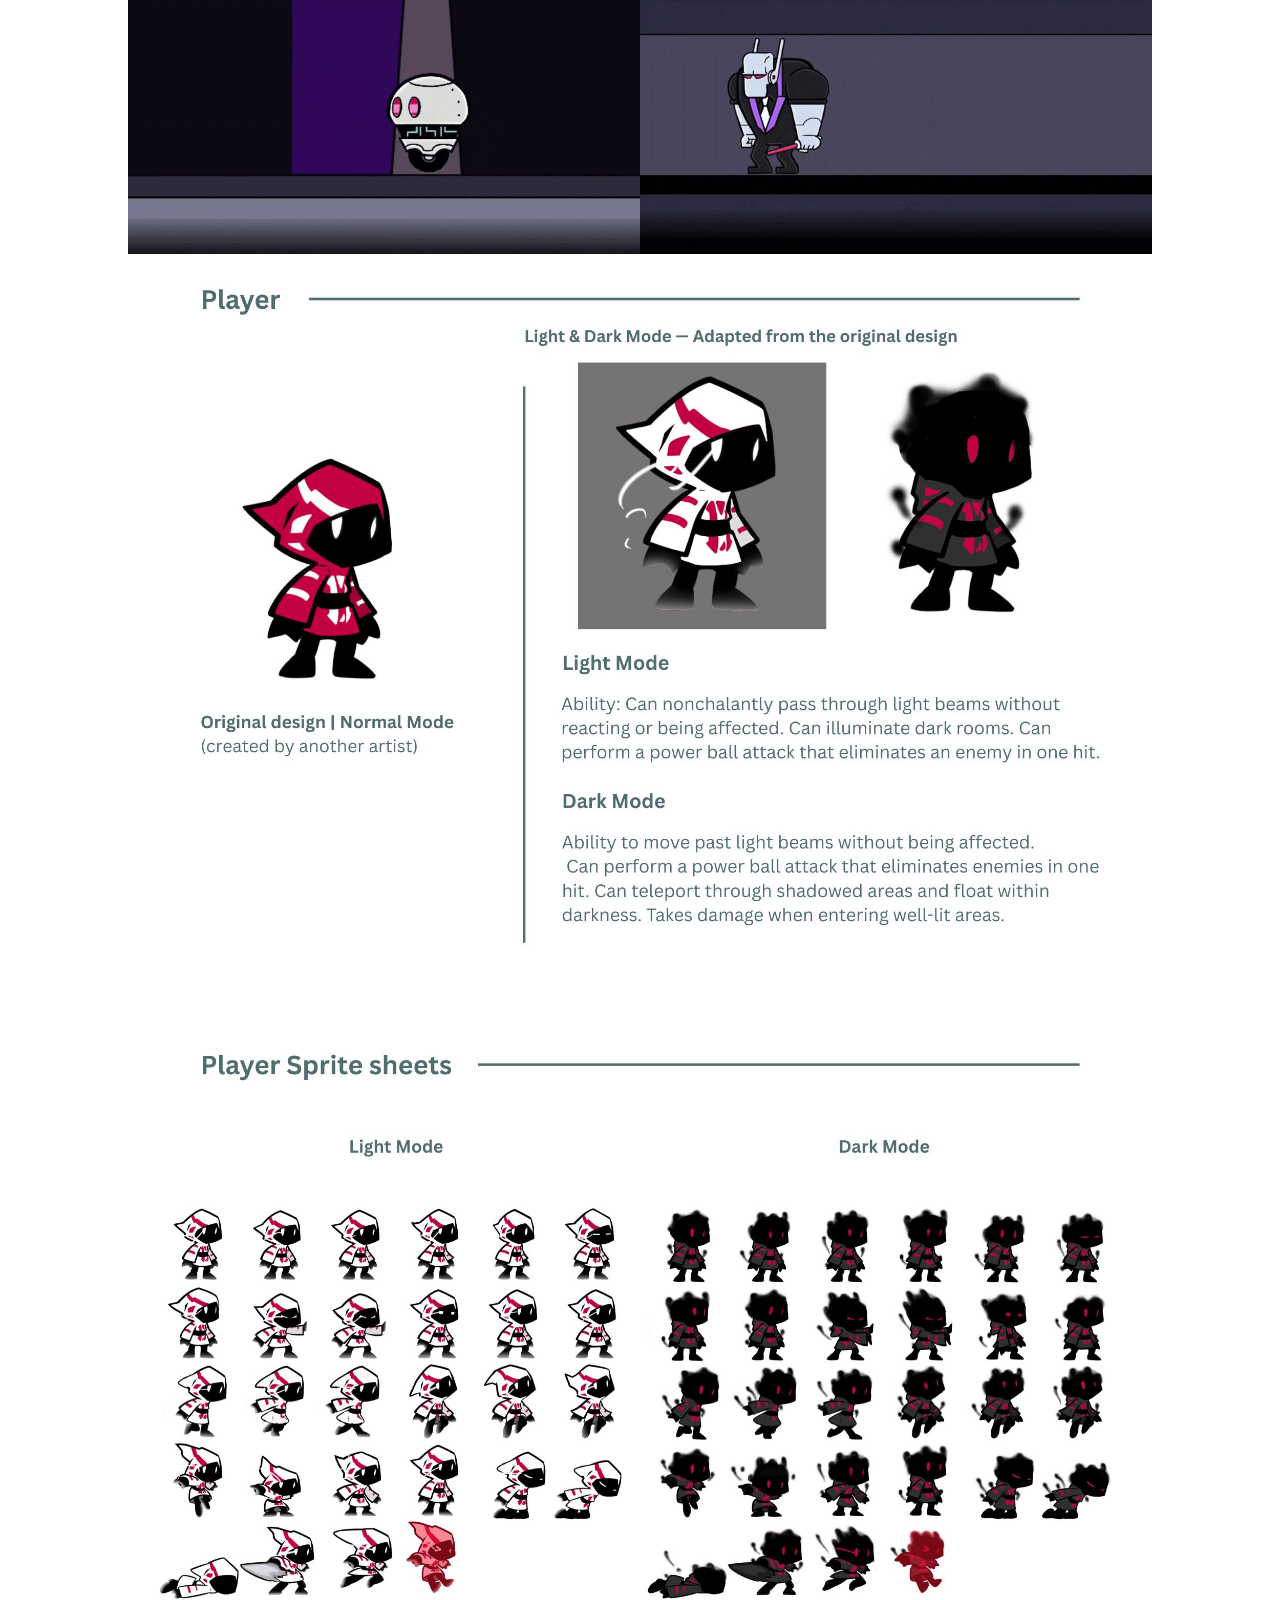
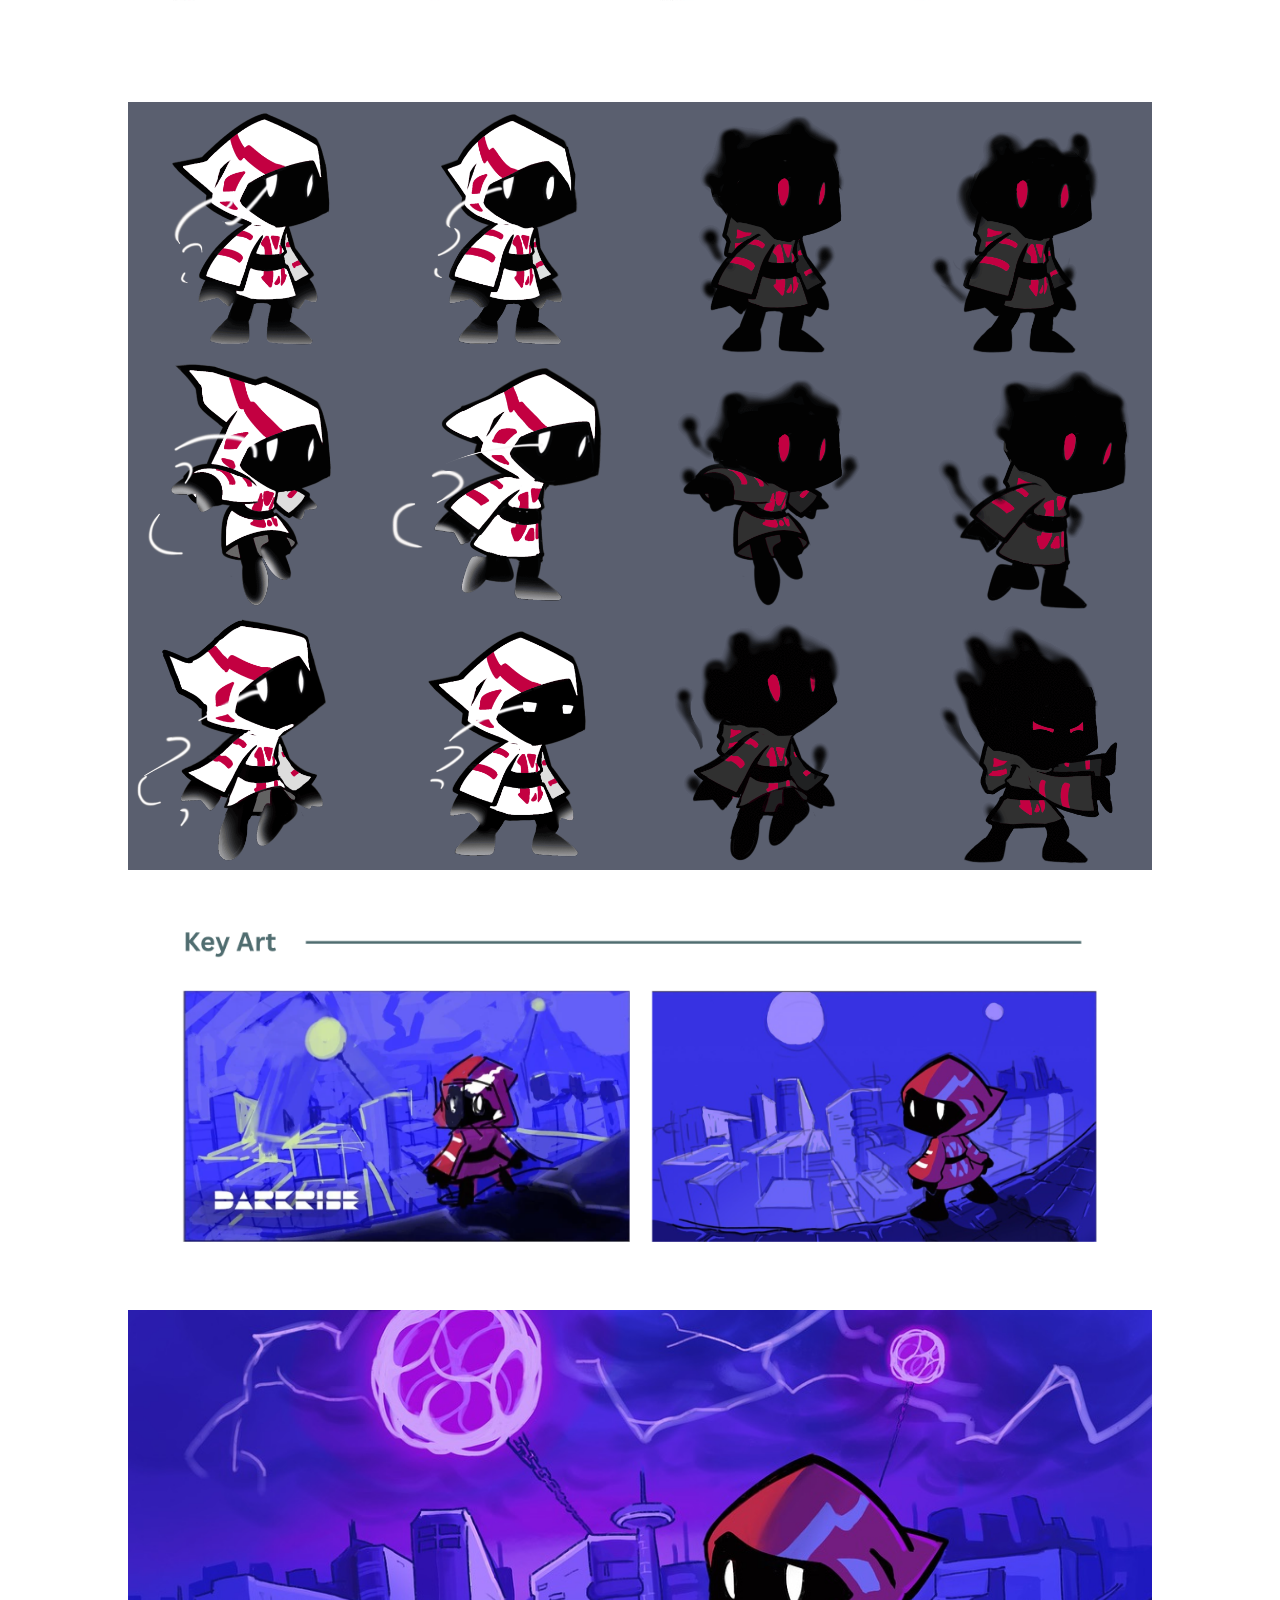
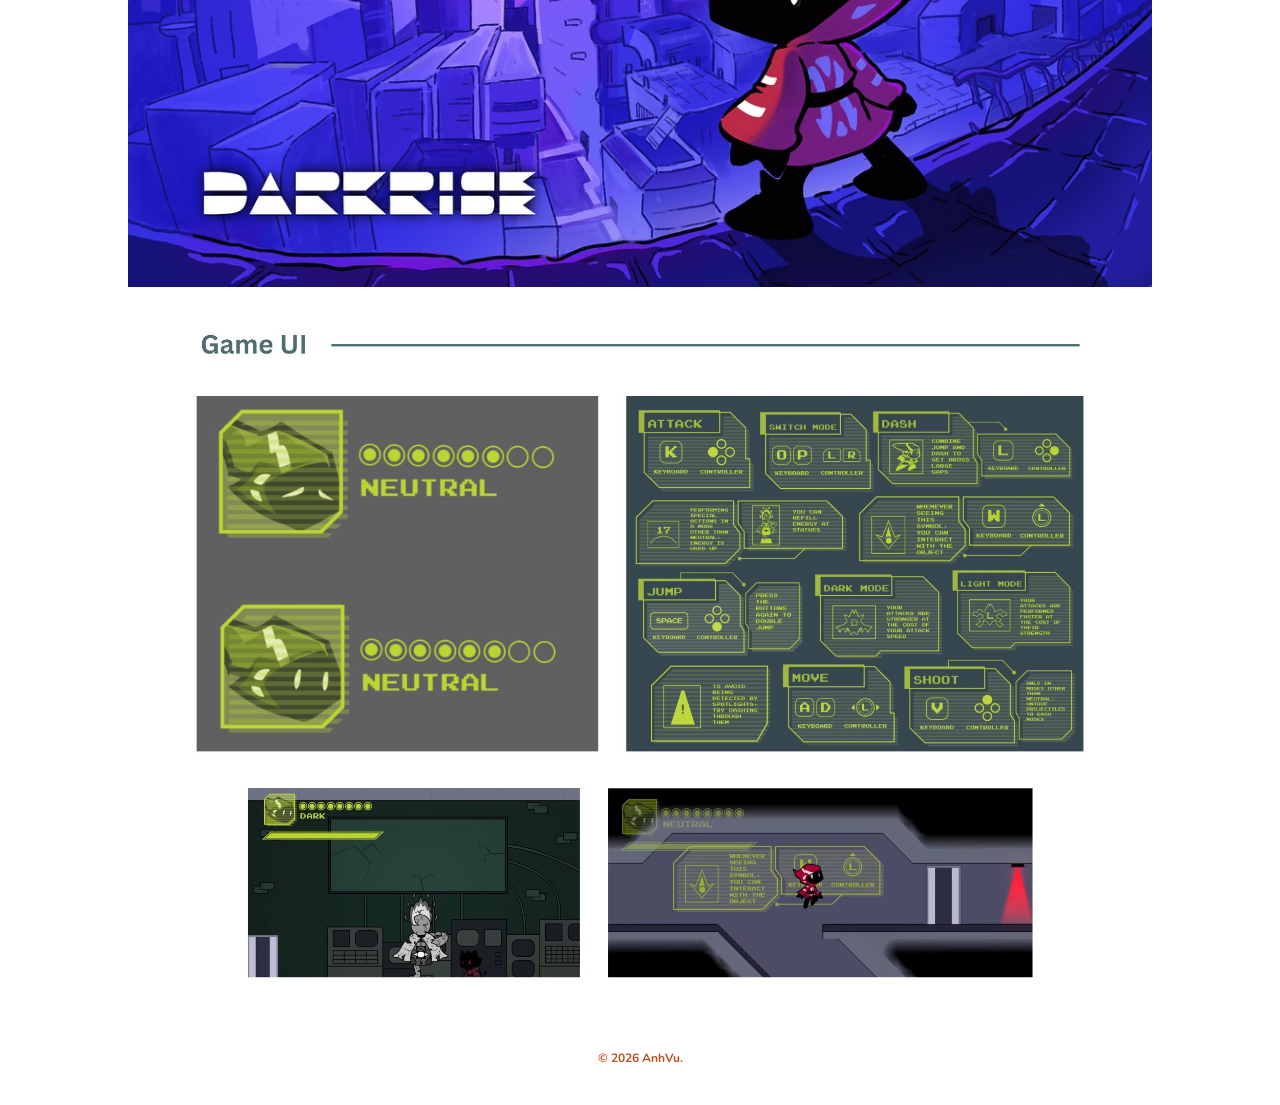
<file: Darkrise.html>
<!DOCTYPE html>
<html lang="en">
  <head>
    <meta charset="UTF-8">
    <meta name="viewport" content="width=device-width, initial-scale=1.0">
    <title>Anh Vu</title>
    <link rel="icon" type="image/x-icon" href="media/images/favicon-anhvu.png" sizes="16x16">
    <link rel="stylesheet" href="styles.css">
    <link rel="preconnect" href="https://fonts.googleapis.com">
    <link rel="preconnect" href="https://fonts.gstatic.com" crossorigin>
    <link href="https://fonts.googleapis.com/css2?family=Nunito:ital,wght@0,200..1000;1,200..1000&display=swap" rel="stylesheet">
    <script type="text/javascript" src="scripts.js"></script>
  </head>
  
<body>
  <header>
    <nav>
    <div class="nav">
      <div id="AnhVu"><img id="logo" src="media/images/logo-anhvu.png" width="63x" height="63px"></div>
      <a href="index.html" class="nav-text-active">Work</a><br>
      <a href="about.html" class="nav-text">About</a><br>
      <a href="https://www.instagram.com/tanh.chanted/" target="blank"><img src="media/images/instagram.png" width="22px"  alt="insta"></a>
    </div>
  </nav>
  <button class="back-button" onclick="history.back()"><img id="logo" src="media/images/left.png" width="40x" height="40px"></button>
</header>

    <!-- Gallery
 -->
    

   <div class="project">
  <h2 id="robot">Darkrise</h2><br><small>Game Character, Art & UI | Adobe Photoshop</small>
  
</div>

<div class="project">
  <img class="project-image" src="media/images/Darkrise/1.jpg" alt="">
  <img class="project-image" src="media/images/Darkrise/2.jpg" alt="">
  <img class="project-image" src="media/images/Darkrise/3.jpg" alt="">
  <img class="project-image" src="media/images/Darkrise/4.jpg" alt="">
    <img class="project-image" src="media/images/Darkrise/gif1.gif" alt="">
  <img class="project-image" src="media/images/Darkrise/5.jpg" alt="">
  <img class="project-image" src="media/images/Darkrise/6.jpg" alt="">
    <img class="project-image" src="media/images/Darkrise/gif2.gif" alt="">
  <img class="project-image" src="media/images/Darkrise/gif3.gif" alt="">
  <img class="project-image" src="media/images/Darkrise/7.jpg" alt="">
  <img class="project-image" src="media/images/Darkrise/8.jpg" alt="">
  <img class="project-image" src="media/images/Darkrise/9.jpg" alt="">

</div>



   </div>

  </div>
 </div>

<footer>
  <div id="copyright">
  &copy; 2026 AnhVu.
  </div>
</footer> 
</body>
</html>
</file>
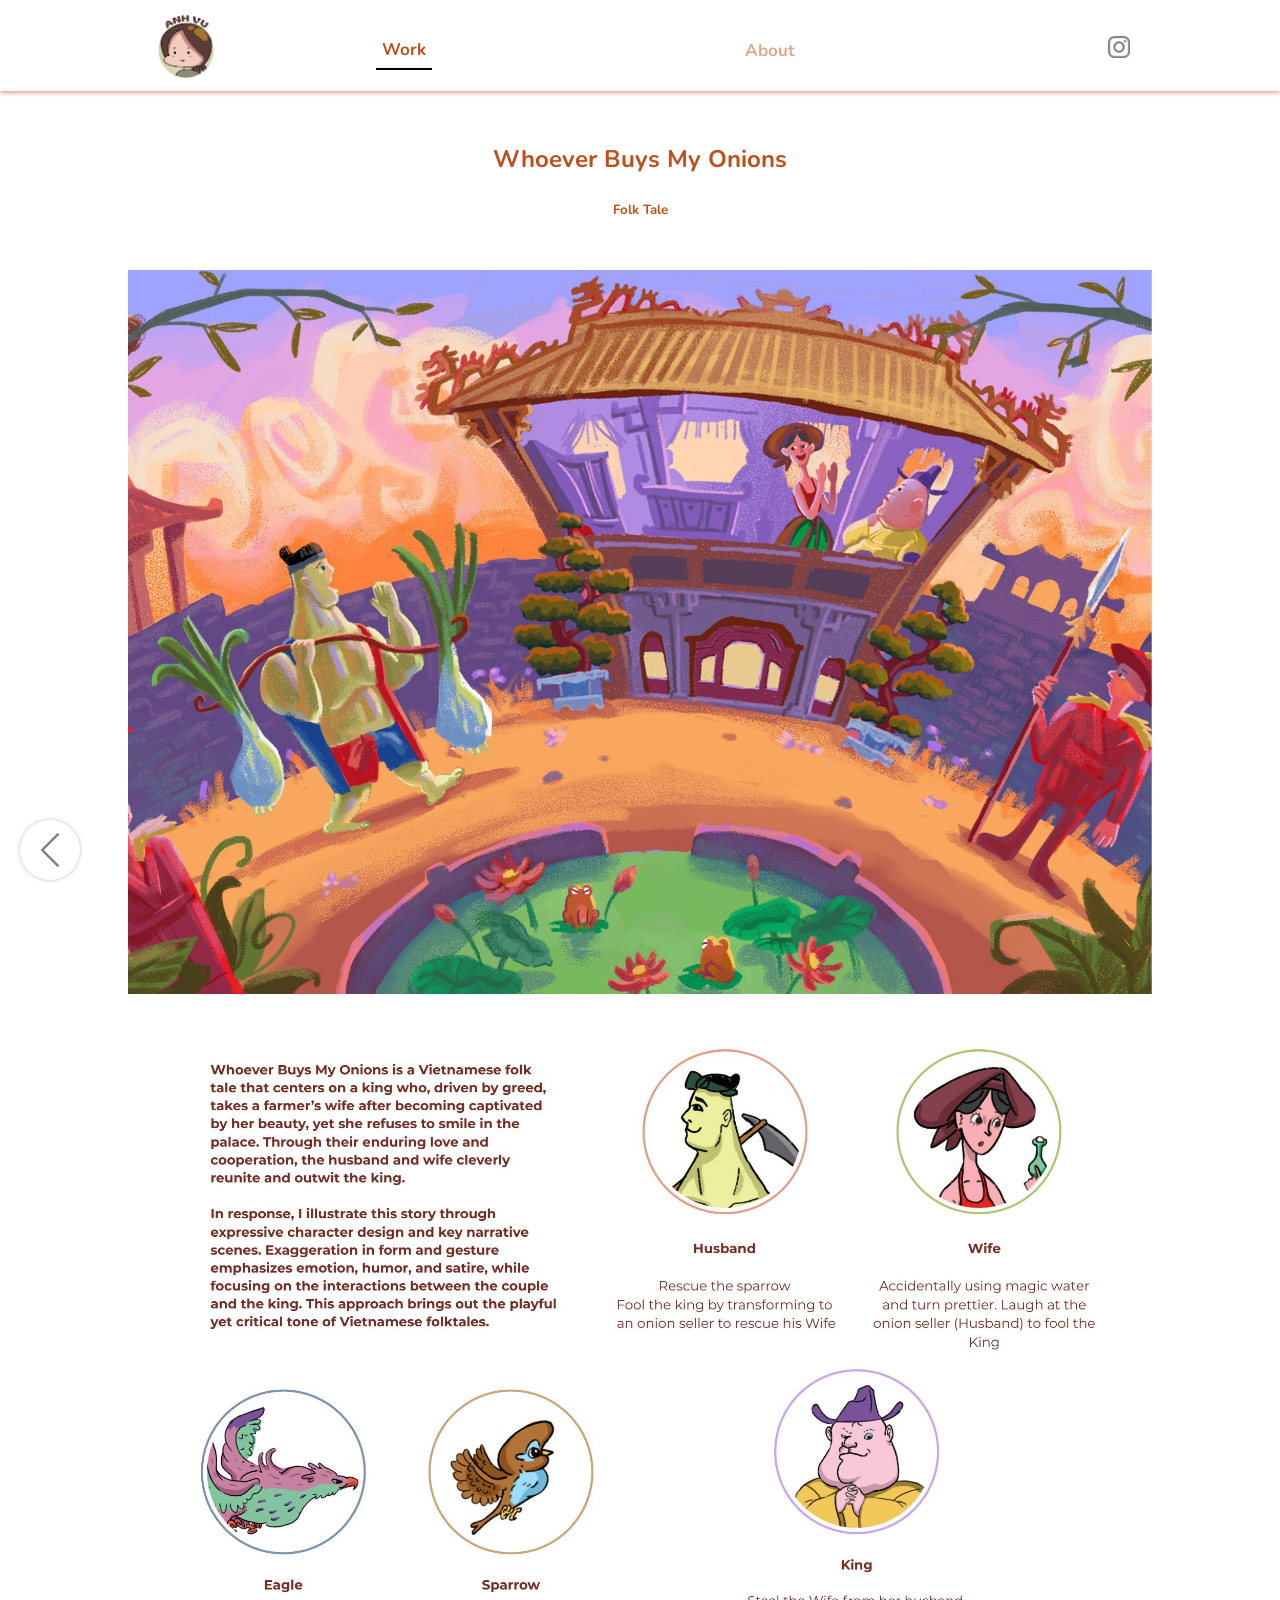
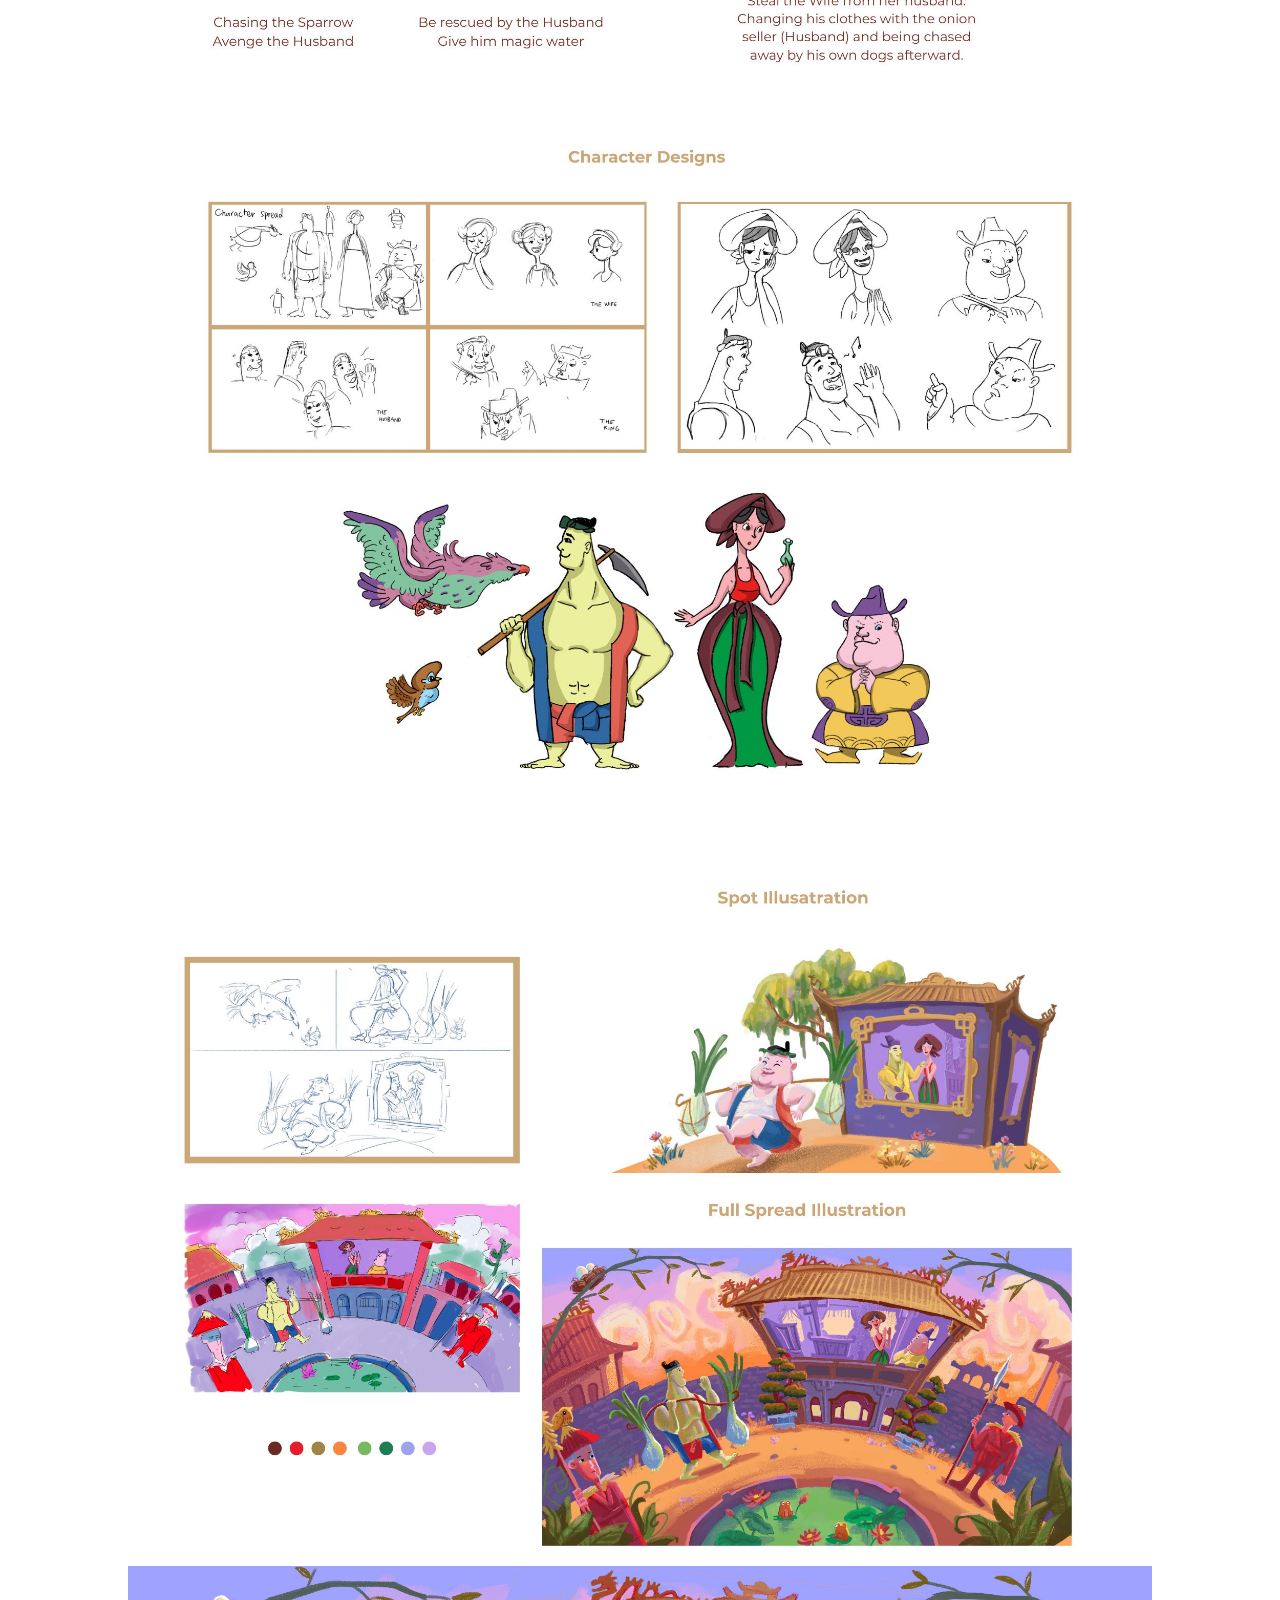
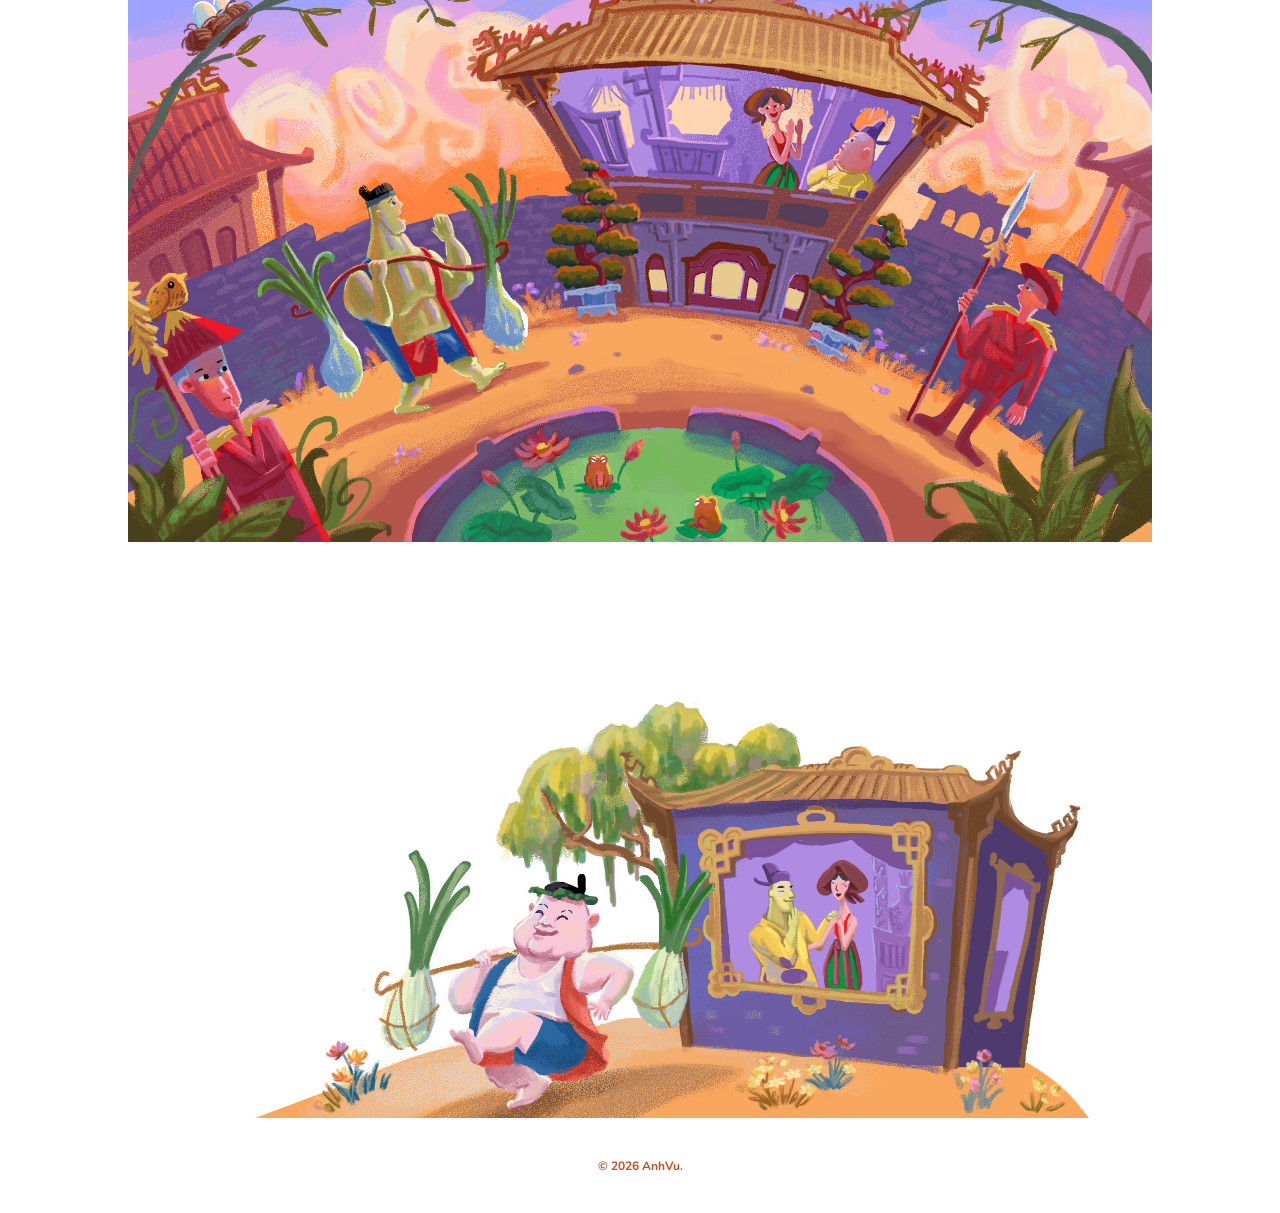
<file: Onion.html>
<!DOCTYPE html>
<html lang="en">
  <head>
    <meta charset="UTF-8">
    <meta name="viewport" content="width=device-width, initial-scale=1.0">
    <title>Anh Vu</title>
    <link rel="icon" type="image/x-icon" href="media/images/favicon-anhvu.png" sizes="16x16">
    <link rel="stylesheet" href="styles.css">
    <link rel="preconnect" href="https://fonts.googleapis.com">
    <link rel="preconnect" href="https://fonts.gstatic.com" crossorigin>
    <link href="https://fonts.googleapis.com/css2?family=Nunito:ital,wght@0,200..1000;1,200..1000&display=swap" rel="stylesheet">
    <script type="text/javascript" src="scripts.js"></script>
  </head>
  
<body>
  <header>
    <nav>
    <div class="nav">
      <div id="AnhVu"><img id="logo" src="media/images/logo-anhvu.png" width="63x" height="63px"></div>
      <a href="index.html" class="nav-text-active">Work</a><br>
      <a href="about.html" class="nav-text">About</a><br>
      <a href="https://www.instagram.com/tanh.chanted/" target="blank"><img src="media/images/instagram.png" width="22px"  alt="insta"></a>
    </div>
  </nav>
  <button class="back-button" onclick="history.back()"><img id="logo" src="media/images/left.png" width="40x" height="40px"></button>
</header>

    <!-- Gallery
 -->
    

   <div class="project">
  <h2 id="robot">Whoever Buys My Onions</h2><br><small>Folk Tale</small>
  
</div>

<div class="project">
  <img class="project-image" src="media/images/onion/12.jpg" alt="">
  <img class="project-image" src="media/images/onion/13.jpg" alt="">
  <img class="project-image" src="media/images/onion/14.jpg" alt="">
  <img class="project-image" src="media/images/onion/15.jpg" alt="">
    <img class="project-image" src="media/images/onion/final onion full spread.jpg" alt="">
  <img class="project-image" src="media/images/onion/final onion spot.jpg" alt="">

</div>



   </div>

  </div>
 </div>

<footer>
  <div id="copyright">
  &copy; 2026 AnhVu.
  </div>
</footer> 
</body>
</html>
</file>
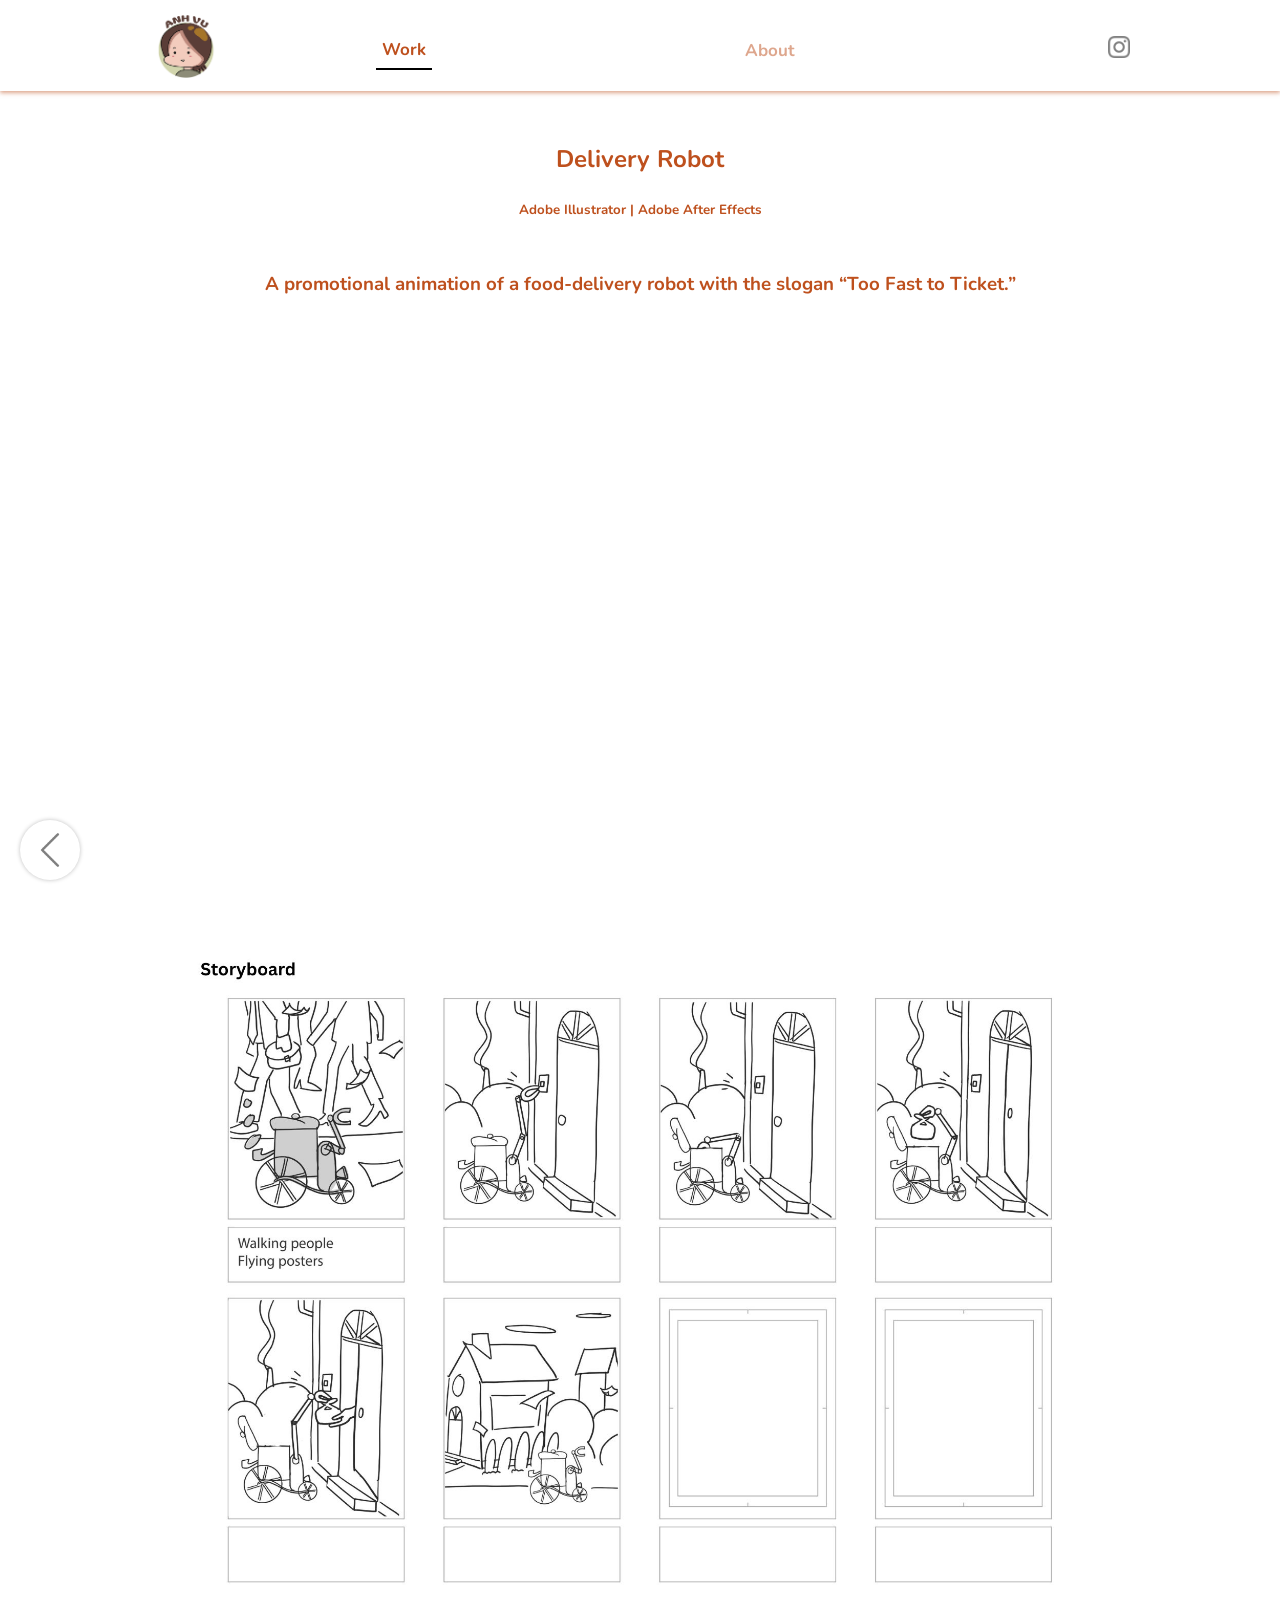
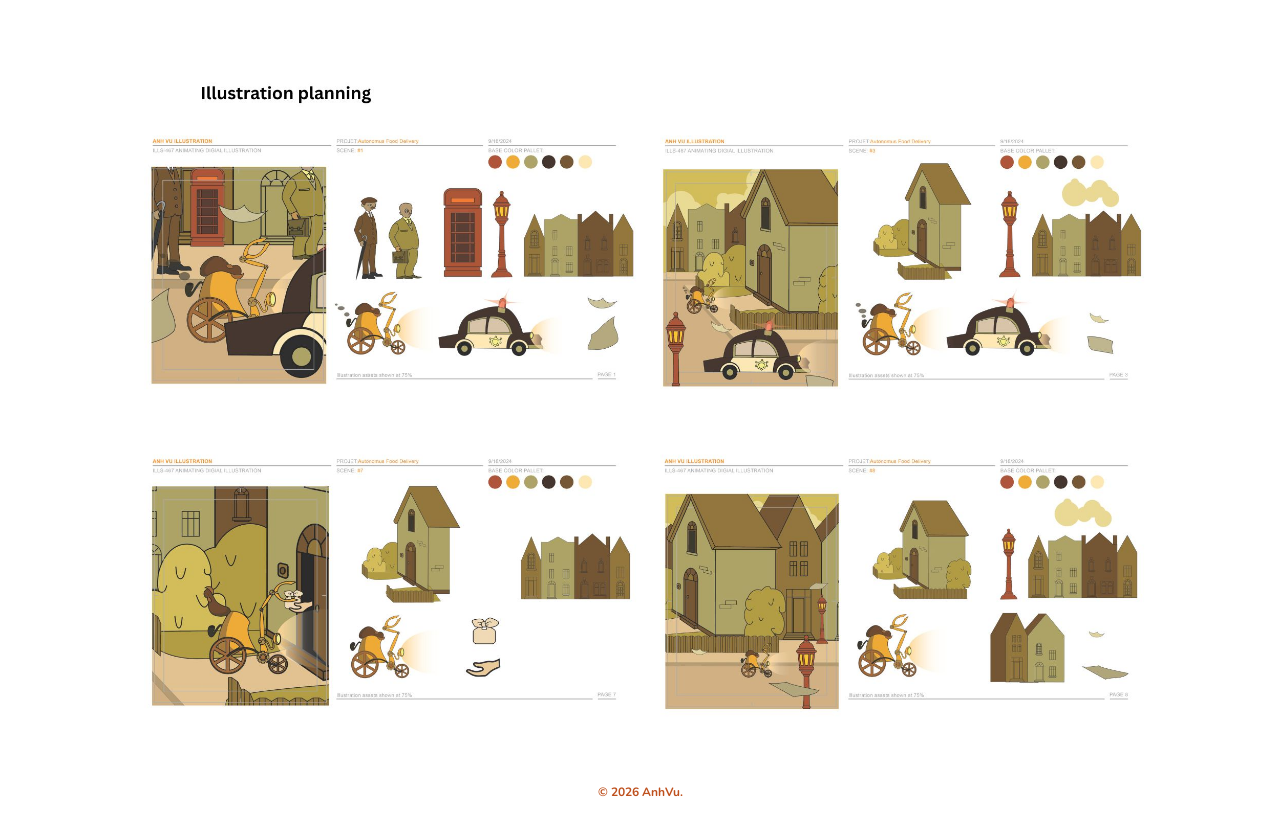
<file: Robot.html>
<!DOCTYPE html>
<html lang="en">
  <head>
    <meta charset="UTF-8">
    <meta name="viewport" content="width=device-width, initial-scale=1.0">
    <title>Anh Vu</title>
    <link rel="icon" type="image/x-icon" href="media/images/favicon-anhvu.png" sizes="16x16">
    <link rel="stylesheet" href="styles.css">
    <link rel="preconnect" href="https://fonts.googleapis.com">
    <link rel="preconnect" href="https://fonts.gstatic.com" crossorigin>
    <link href="https://fonts.googleapis.com/css2?family=Nunito:ital,wght@0,200..1000;1,200..1000&display=swap" rel="stylesheet">
    <script type="text/javascript" src="scripts.js"></script>
  </head>
  
<body>
  <header>
    <nav>
    <div class="nav">
      <div id="AnhVu"><img id="logo" src="media/images/logo-anhvu.png" width="63x" height="63px"></div>
      <a href="index.html" class="nav-text-active">Work</a><br>
      <a href="about.html" class="nav-text">About</a><br>
      <a href="https://www.instagram.com/tanh.chanted/" target="blank"><img src="media/images/instagram.png" width="22px"  alt="insta"></a>
    </div>
  </nav>
  <button class="back-button" onclick="history.back()"><img id="logo" src="media/images/left.png" width="40x" height="40px"></button>
</header>

    <!-- Gallery
 -->
    

   <div class="project">
  <h2 id="robot">Delivery Robot</h2><br><small>Adobe Illustrator | Adobe After Effects</small>
  
</div>
 
   <div class="project">
    <h3>A promotional animation of a food-delivery robot with the slogan “Too Fast to Ticket.”</h3><br><br>

  <iframe class="video" width="400px" 
  height="500px" class="project-video"
src="https://www.youtube.com/embed/9Helj-6nr74" frameborder="0" allowfullscreen>
</iframe>
</div>

<div class="project">
  <img class="project-image" src="media/images/Animation/1.jpg" alt="">
  <img class="project-image" src="media/images/Animation/2.jpg" alt="">

</div>



   </div>

  </div>
 </div>

<footer>
  <div id="copyright">
  &copy; 2026 AnhVu.
  </div>
</footer> 
</body>
</html>
</file>
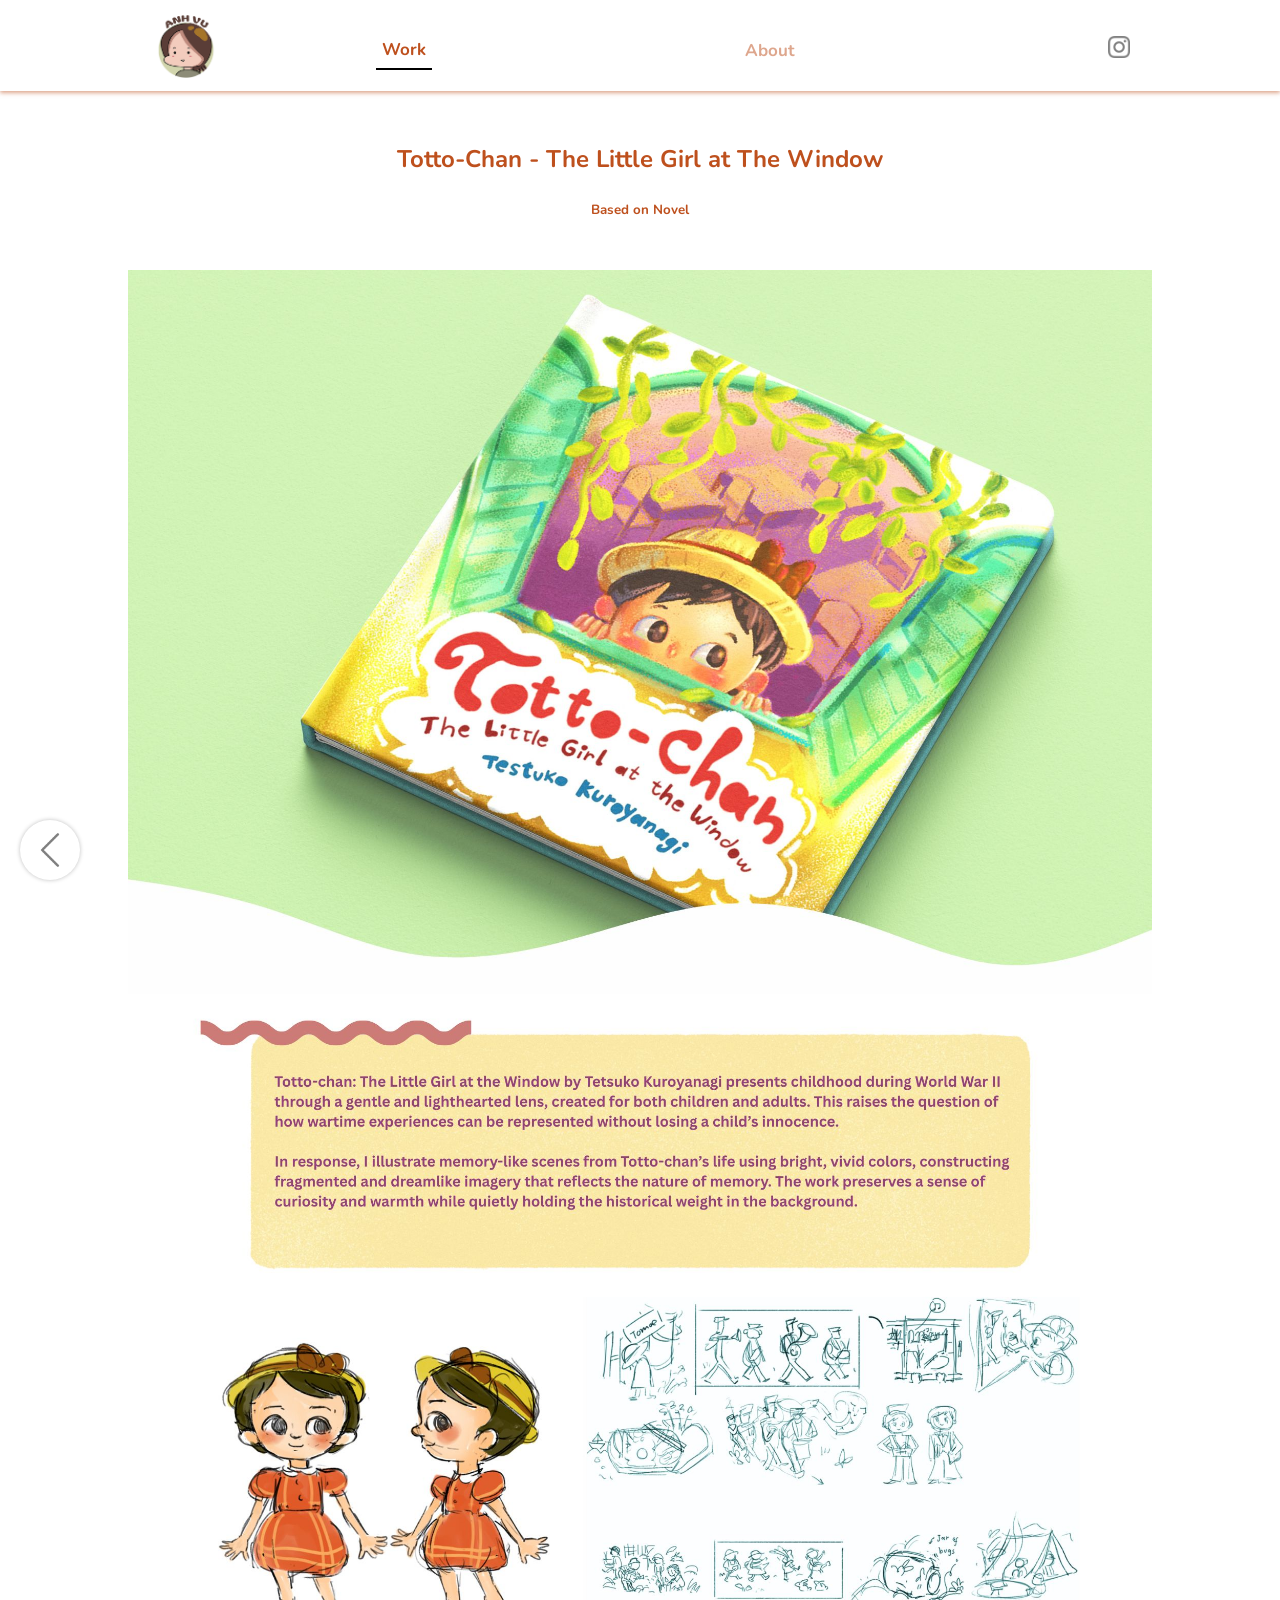
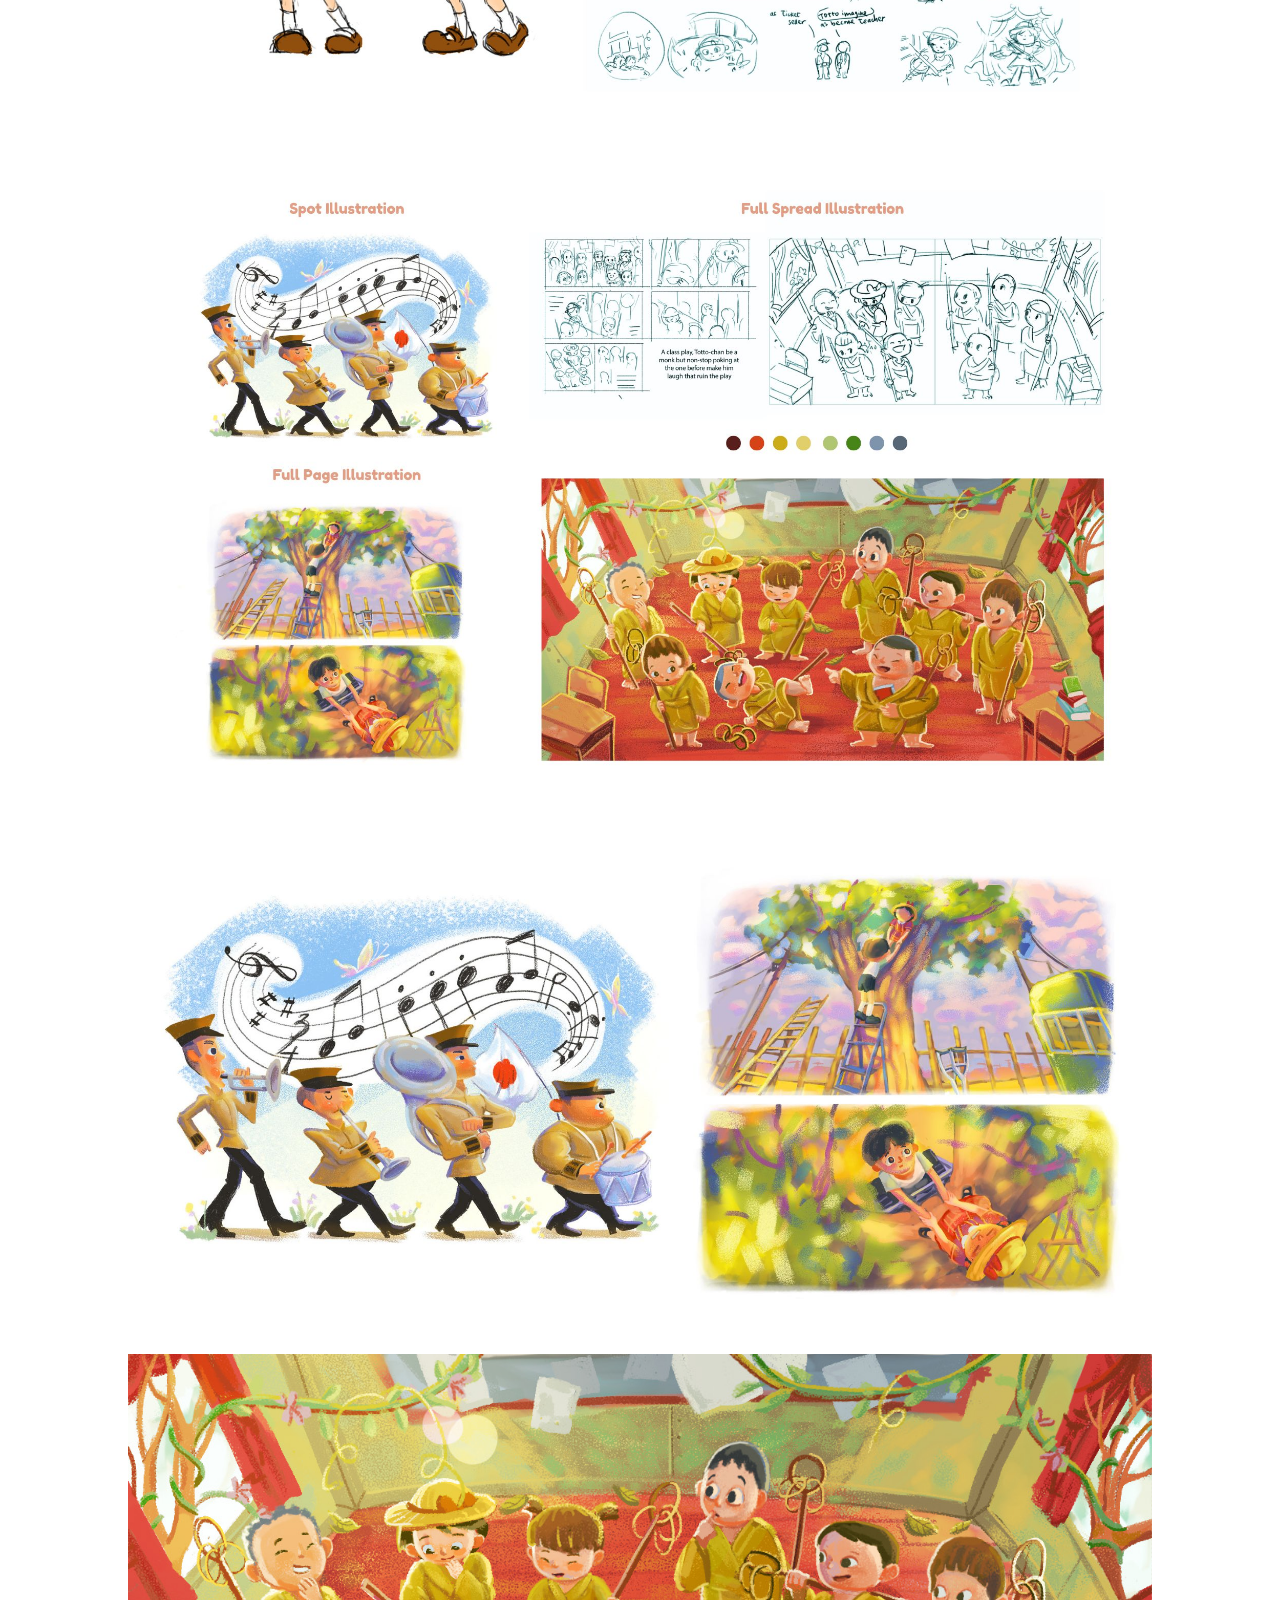
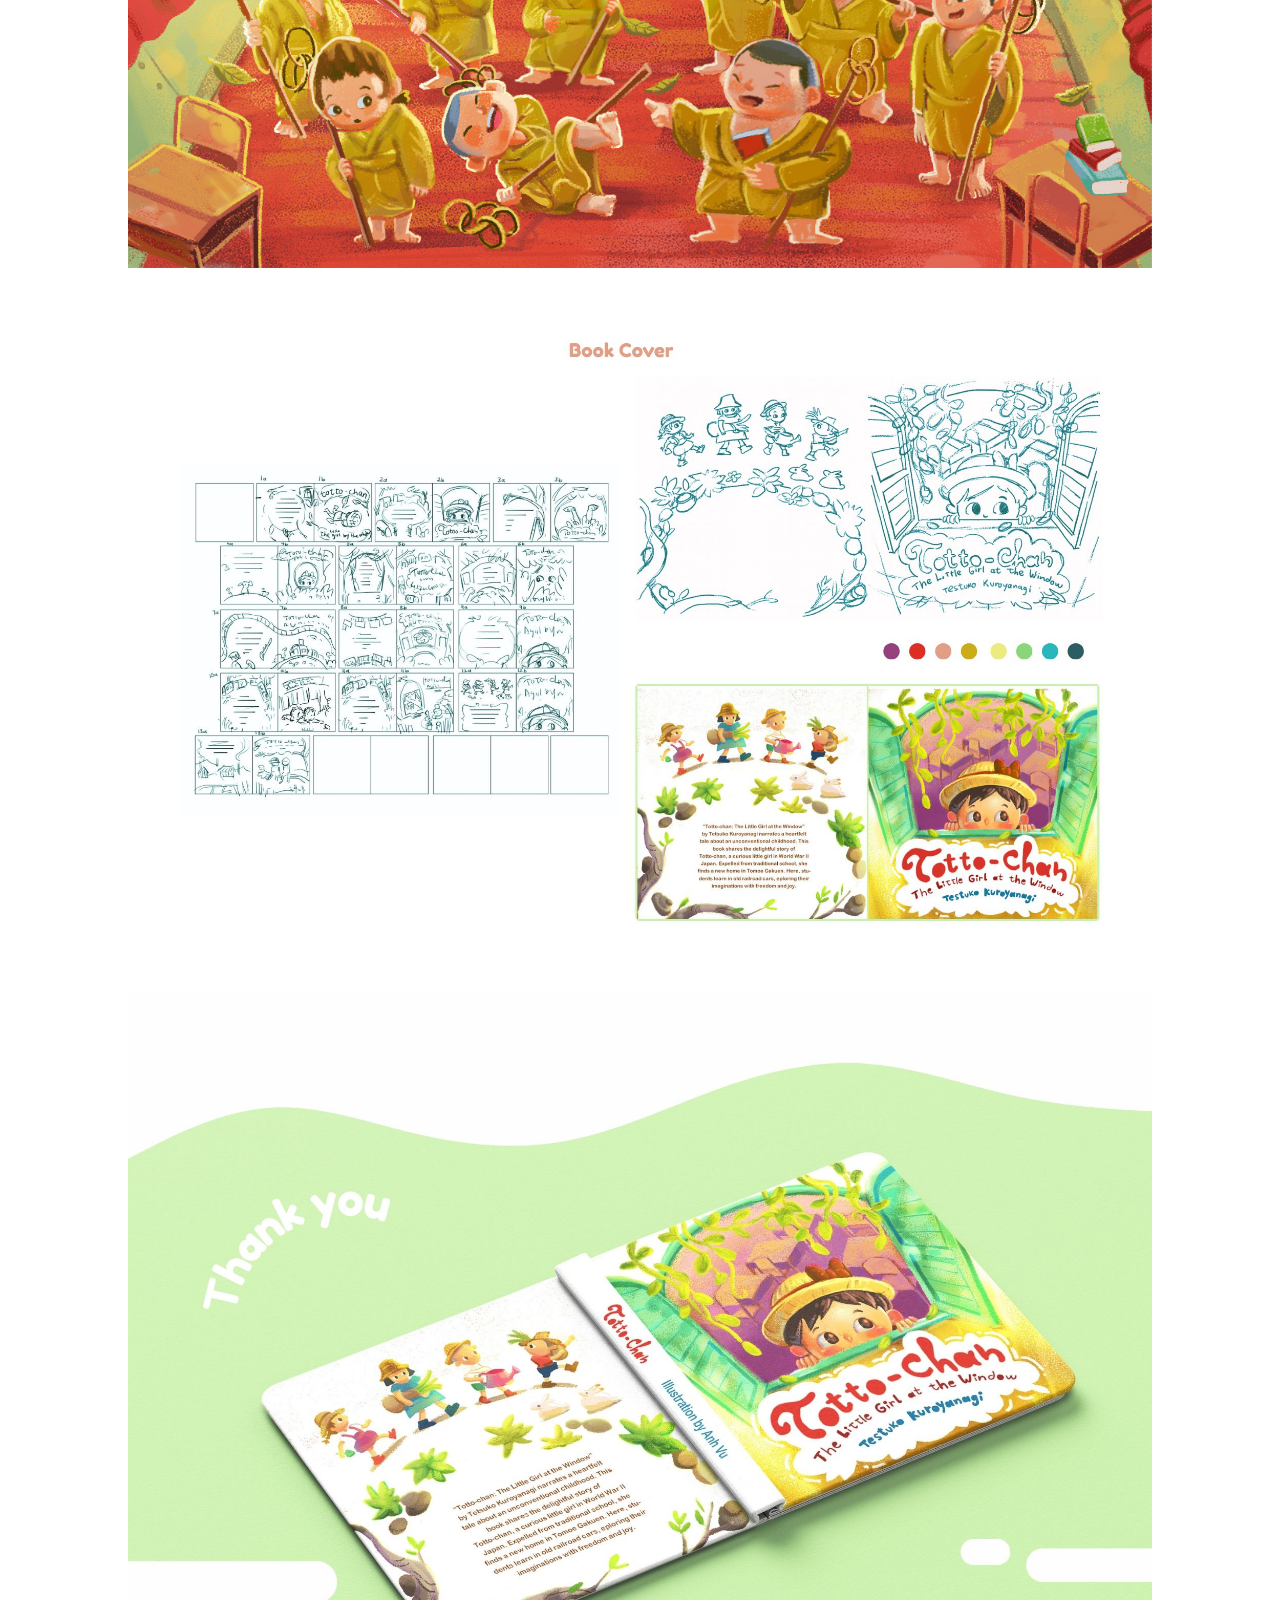
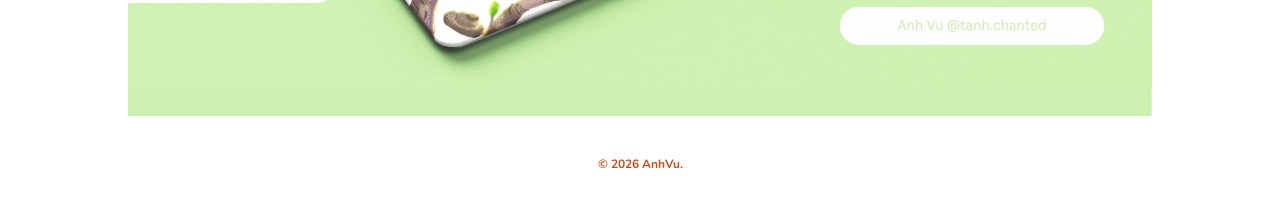
<file: Totto-chan.html>
<!DOCTYPE html>
<html lang="en">
  <head>
    <meta charset="UTF-8">
    <meta name="viewport" content="width=device-width, initial-scale=1.0">
    <title>Anh Vu</title>
    <link rel="icon" type="image/x-icon" href="media/images/favicon-anhvu.png" sizes="16x16">
    <link rel="stylesheet" href="styles.css">
    <link rel="preconnect" href="https://fonts.googleapis.com">
    <link rel="preconnect" href="https://fonts.gstatic.com" crossorigin>
    <link href="https://fonts.googleapis.com/css2?family=Nunito:ital,wght@0,200..1000;1,200..1000&display=swap" rel="stylesheet">
    <script type="text/javascript" src="scripts.js"></script>
  </head>

<body>
  <header>
    <nav>
    <div class="nav">
      <div id="AnhVu"><img id="logo" src="media/images/logo-anhvu.png" width="63x" height="63px"></div>
      <a href="index.html" class="nav-text-active">Work</a><br>
      <a href="about.html" class="nav-text">About</a><br>
      <a href="https://www.instagram.com/tanh.chanted/" target="blank"><img src="media/images/instagram.png" width="22px"  alt="insta"></a>
    </div>
  </nav>
  <button class="back-button" onclick="history.back()"><img id="logo" src="media/images/left.png" width="40x" height="40px"></button>
</header>

    <!-- Gallery
 -->

   <div class="project">
  <h2 id="robot">Totto-Chan - The Little Girl at The Window</h2><br><small>Based on Novel</small>
  
</div>

<div class="project">
  <img class="project-image" src="media/images/Totto-chan/7.jpg" alt="">
  <img class="project-image" src="media/images/Totto-chan/8.jpg" alt="">
  <img class="project-image" src="media/images/Totto-chan/9.jpg" alt="">
  <img class="project-image" src="media/images/Totto-chan/totto.jpg" alt="">
  <img class="project-image" src="media/images/children/totto-chan.jpg" alt="">
  <img class="project-image" src="media/images/Totto-chan/10.jpg" alt="">
  <img class="project-image" src="media/images/Totto-chan/11.jpg" alt="">
</div>



   </div>

  </div>
 </div>

<footer>
  <div id="copyright">
  &copy; 2026 AnhVu.
  </div>
</footer> 
</body>
</html>
</file>
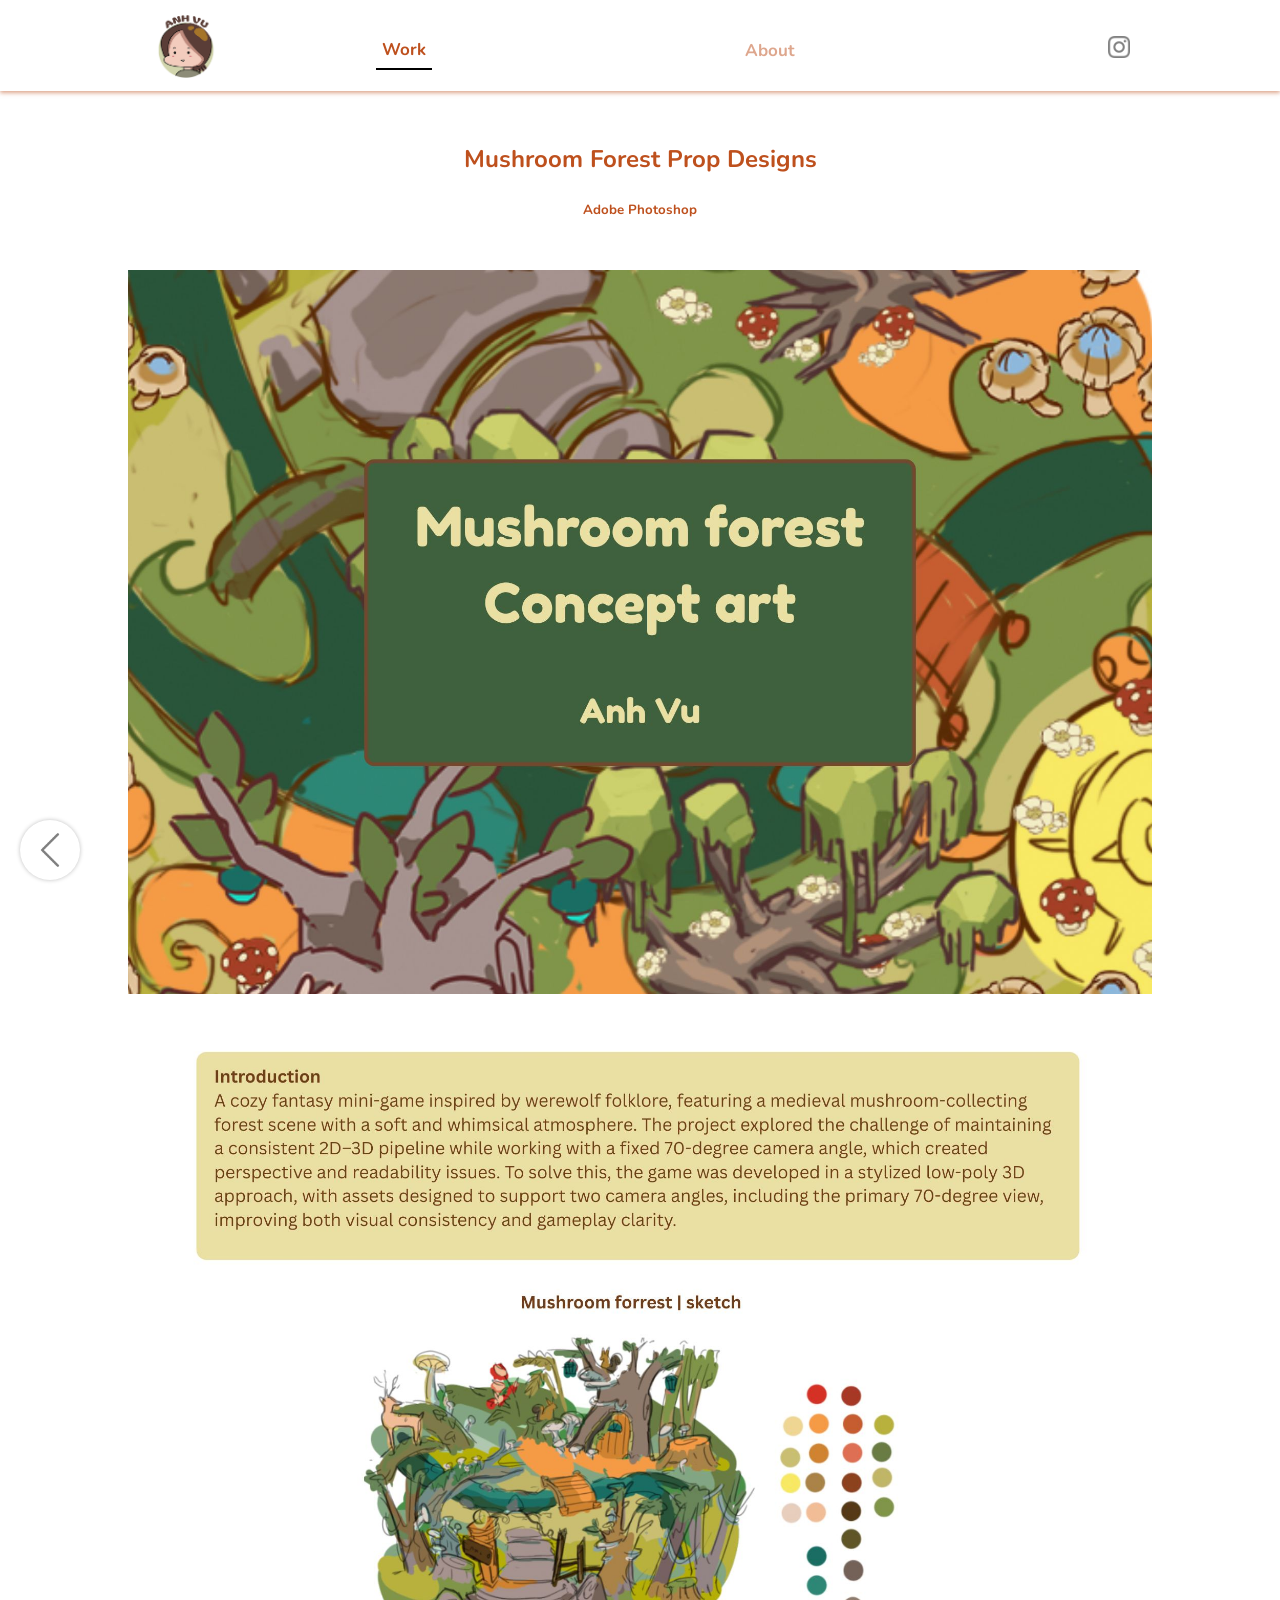
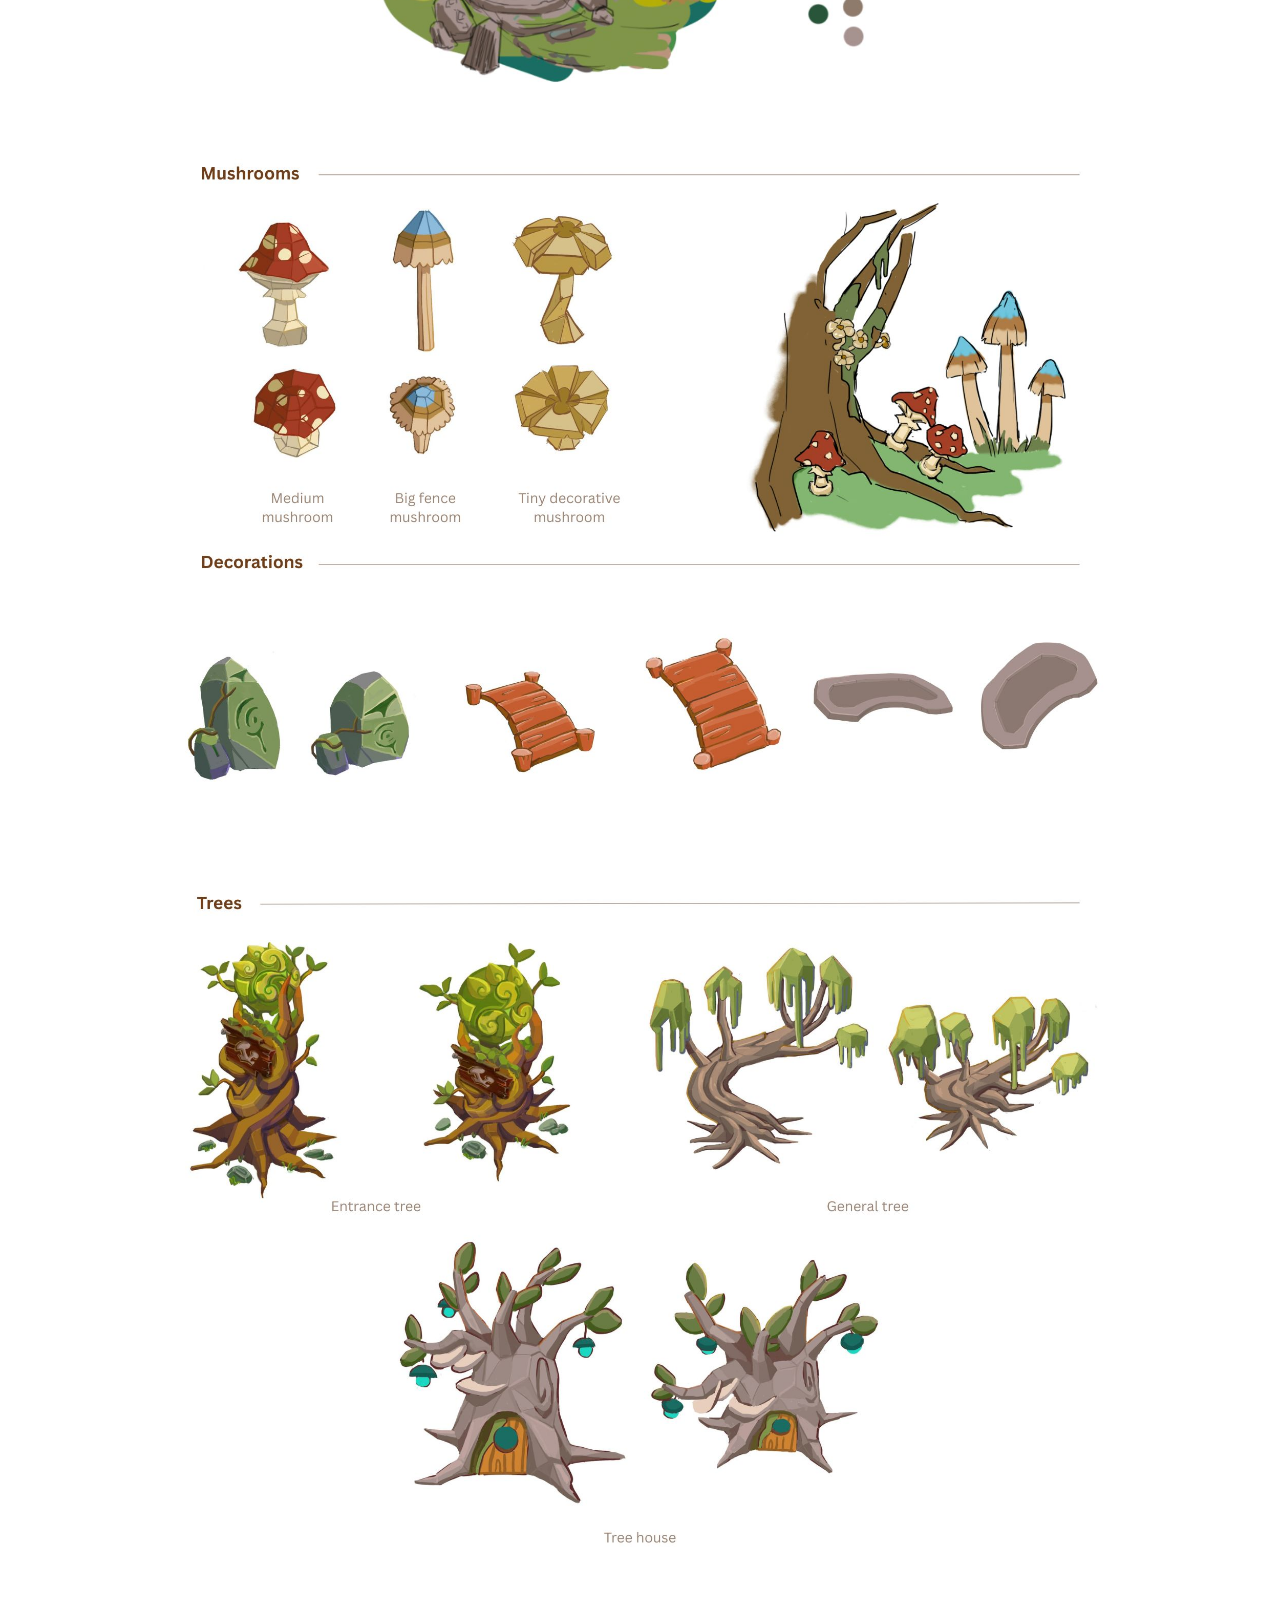
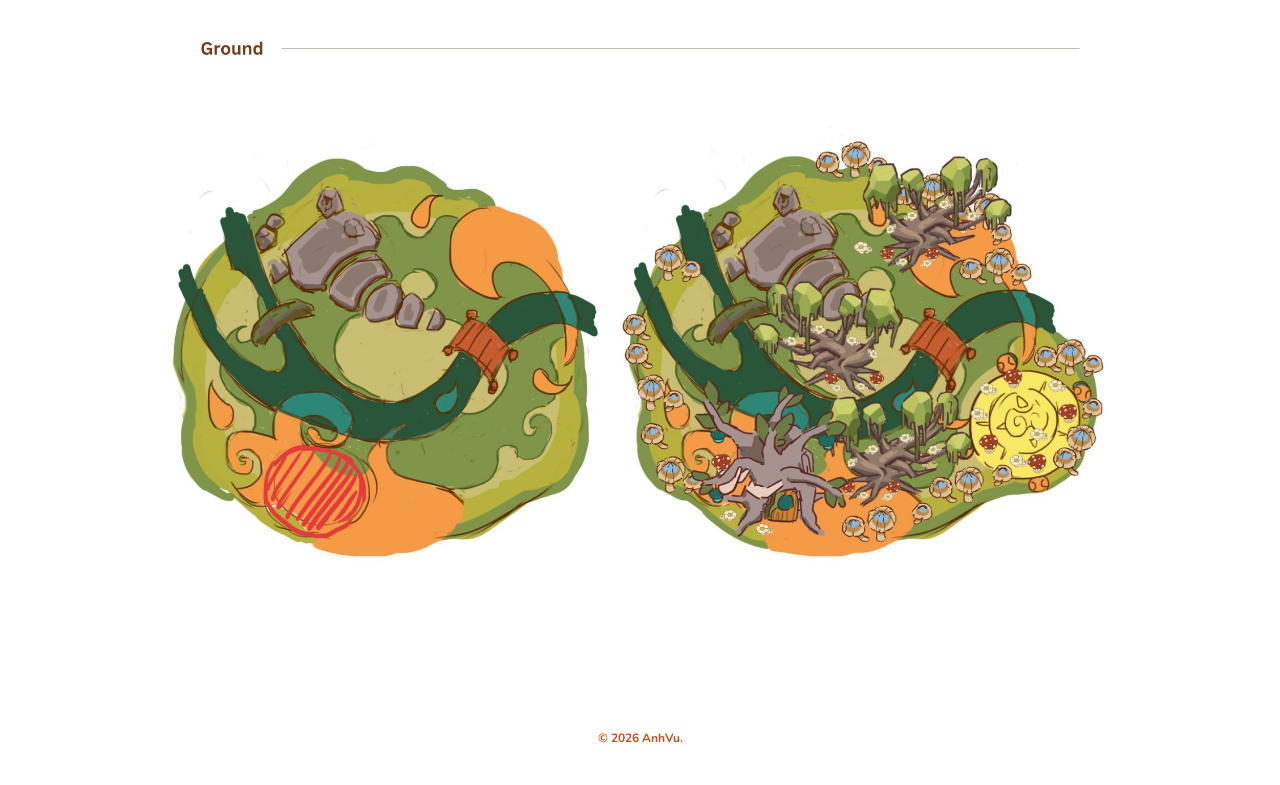
<file: Werewolf.html>
<!DOCTYPE html>
<html lang="en">
  <head>
    <meta charset="UTF-8">
    <meta name="viewport" content="width=device-width, initial-scale=1.0">
    <title>Anh Vu</title>
    <link rel="icon" type="image/x-icon" href="media/images/favicon-anhvu.png" sizes="16x16">
    <link rel="stylesheet" href="styles.css">
    <link rel="preconnect" href="https://fonts.googleapis.com">
    <link rel="preconnect" href="https://fonts.gstatic.com" crossorigin>
    <link href="https://fonts.googleapis.com/css2?family=Nunito:ital,wght@0,200..1000;1,200..1000&display=swap" rel="stylesheet">
    <script type="text/javascript" src="scripts.js"></script>
  </head>
  
<body>
  <header>
    <nav>
    <div class="nav">
      <div id="AnhVu"><img id="logo" src="media/images/logo-anhvu.png" width="63x" height="63px"></div>
      <a href="index.html" class="nav-text-active">Work</a><br>
      <a href="about.html" class="nav-text">About</a><br>
      <a href="https://www.instagram.com/tanh.chanted/" target="blank"><img src="media/images/instagram.png" width="22px"  alt="insta"></a>
    </div>
  </nav>
  <button class="back-button" onclick="history.back()"><img id="logo" src="media/images/left.png" width="40x" height="40px"></button>
</header>

    <!-- Gallery
 -->
    

   <div class="project">
  <h2 id="robot">Mushroom Forest Prop Designs</h2><br><small>Adobe Photoshop</small>
  
</div>

<div class="project">
  <img class="project-image" src="media/images/Werewolf/1.jpg" alt="">
  <img class="project-image" src="media/images/Werewolf/2.jpg" alt="">
  <img class="project-image" src="media/images/Werewolf/3.jpg" alt="">
  <img class="project-image" src="media/images/Werewolf/4.jpg" alt="">
  <img class="project-image" src="media/images/Werewolf/5.jpg" alt="">

</div>



   </div>

  </div>
 </div>

<footer>
  <div id="copyright">
  &copy; 2026 AnhVu.
  </div>
</footer> 
</body>
</html>
</file>
<file: styles.css>
*{
  margin: 0;
  padding: 0;
  font-family: "Nunito", sans-serif;
  font-optical-sizing: auto;
  font-weight: 700;
  font-style: normal;
  color: rgb(190, 80, 29);
  line-height: 1.5;
}

body{
  background-color: #ffffff;
}
#logo{
  margin: 5px;
}
/* Navigation */
header{
  display: flex;
  width: 100%;
  height: 20%;
}
a, .back-button {
  opacity: 50%;
}
a:hover, .back-button:hover{
  opacity: 100%;
  cursor: pointer;
}
a:active, .back-button:active{
  opacity: 100%;
  cursor: pointer;
}
nav {
  z-index: 2000;
  background: rgba(255, 255, 255, 1);
  width: 100%;
  align-items: center;
  justify-content: space-around;
  margin-left: auto;
  margin-right: auto;
  padding-top: 10px;
  padding-left: 10px;
  padding-right: 10px;
  box-shadow: 0 2px 4px 0 rgb(190, 80, 29, 0.5);;
}
.nav, .nav1, .nav2 {
  width: 90%;
}

.nav1, .nav2 {
  width: 80%;
  height: 40px;
  border-top: 1px solid rgb(255, 247, 247);

}
.nav1, .nav, .nav2 {
   display: flex;
    top:3%;
    font-size: 17px;
    text-decoration: none;
    align-items: center;
    justify-content: space-around;
    margin-left: auto;
    margin-right: auto;
  }
.nav-text {
  text-decoration: none;
  opacity: 50%;
  padding: 6px;
}
.nav-text:hover {
  border-bottom: 2.5px solid black;
}
.nav-text-active{
  font-weight: bold;
  text-decoration: none;
  opacity: 100%;
  border-bottom: 2.5px solid black;
  padding: 6px;
}

.back-button{
  width: 60px;
  height: 60px;
  background: #FFFFFF;
  float: center;
  display: flex;
  align-items: center;
  justify-content: center;
  border-radius: 50%;
  border: none;
  position: fixed;
  left: 20px;
  bottom: 20px;
  box-shadow: 0 0px 4px 0 rgba(0,0,0,.5);
}

/* Gallery */
.container{
  max-width: 1224px;
  margin: auto;
  padding: 40px 0;
  animation: 0.6s ease 0s 1 slideInFromLeft;
}
@keyframes slideInFromLeft {
  0% {
      opacity: 85%;
      height:88%;
      width: 88%;
  }
  100% {
      opacity: 100%;
      height: 90%;
      width: 90%;
  }
}

.gallery{ /* Column */
  display: flex;
  gap: 20px;
}
.column{
  display: flex;
  width: 100%;
  flex-direction: column;
  gap: 20px;
  flex-wrap: wrap;
}


.gallery2{ /* Row */
  gap: 20px;
  width:100%;
}

.row{
  display: flex;
  flex-direction: row;
  gap: 20px;
  flex-wrap: wrap;
  position: relative;
  align-items: center;
  align-content: center;
  justify-content: center;

}
.photo-row {
  min-width: 0; /* important */
  height: 40vh;
}
.photo-row img{
  width: auto;     /* keep aspect ratio */
  display: block;
  height: 100%;
  width: auto;
  object-fit: contain;
  border-radius: 10px;
}

.photo img, .photo1 img, .profile, .photo-noborder img{
  width: 100%;
  object-fit: contain;
}
.photo img{
  border-radius: 10px;
}


.photo2 img {
  width: 100%;
  height: 20%;
  max-width: 100%;
  max-height: 100%;
  cursor: pointer;
  animation: 0.6s ease 0s 1 slideInFromLeft2;
}


/* .profile img {
  width: 400px;
  height: 400px;
  padding: 40px;
  object-fit: cover;
  border-radius: 50%;
} */

@keyframes slideInFromLeft2 {
  0% {
      opacity: 85%;
      width: 97%;
      height:97%;
  }
  100% {
      opacity: 100%;
      width: 100%;
      height:100%;
  }
}

:fullscreen, ::backdrop {
  background-color: rgba(0,0,0,0.66);
  padding: 10%;
}
footer{
  padding: 3%;
  font-size: 12px;
  text-align: center;
  color: #8EA5EB;
}

.image{
  opacity: 100%;
}
.image:hover{
  opacity: 50%;
  cursor: pointer;
}
figcaption{
  margin-top: -15px;
  margin-bottom: 5px;
}
/* Project */
.project, .about{
  display: flex;
  flex-direction: column;
  align-items: center;
  margin-left: auto;
  margin-right: auto;
  margin-top: 50px;
  width: 80%;
}


.project-image{
  width: 100%;
  gap: 0px;
  margin: 0px;
  padding: 0px;
  display: block; 
  animation: 0.6s ease 0s 1 slideInFromLeft3;
}

@keyframes slideInFromLeft3 {
  0% {
      opacity: 85%;
      width: 95%;
  }
  100% {
      opacity: 100%;
      width: 100%;
  }
}

.project-video{
  top: 0;
  left: 0;
  bottom: 0;
  right: 0;
  display: flex;
  flex-direction: column;
  justify-content: center;
  align-items: center;
}

/* About */
.about-text{
  text-align: left;
}
.social {
  display: flex;
}

@media(max-width:768px){
  .gallery{
    flex-direction: column;
  }
  .nav1, .nav {
    display: inline-block;
     top:3%;
     font-size: 17px;
     text-decoration: none;
     align-items: center;
     justify-content: space-around;
     margin-left: auto;
     margin-right: auto;
   }
   .nav-text-active, .nav-text{
    padding: 0;
  }
   .video{
    width: 100vw;
   }
}

/* Contact form */
#contact-main {
  background-image: url("media/images/bgblue.jpeg");
  background-repeat: no-repeat;  
  background-position: 0% 0%;
  background-size: 100% auto;  
  background-color: #072541;
  margin: 0 auto;
  color: #594700;
  line-height: 0.5;
  padding: 1px;
  font-size: 18px;
  text-align: center;
  justify-content: center;
}
.box {
  width: 100%;
  border: 2px solid rgb(190, 80, 29);
  background: transparent;
  font-size: 16px;
  border-top: none;
  border-left: none;
  border-right: none;
}
::placeholder {
  color: rgb(190, 80, 29);
  opacity: 1; 
}
::-ms-input-placeholder { 
  color: rgb(190, 80, 29);
}

#contact-form {
  border: 2px solid rgb(190, 80, 29);
  padding: 5%;
  position: relative;
  width: 45%;
  border-radius: 10px;
}

input[type=submit] {
  color: #ffffff;
  border: none;
  margin-top: 15px;
  background-color: rgb(190, 80, 29);
  padding: 10px;
  font-size: 16px;
  cursor: pointer;
  border-radius: 25px 25px;
}
input[type=submit]:hover {
  opacity: 50%;
  transition: 0.5s;
}
input[type=submit]:active {
  opacity: 30%;
  transition: 0.1s;
}
</file>
